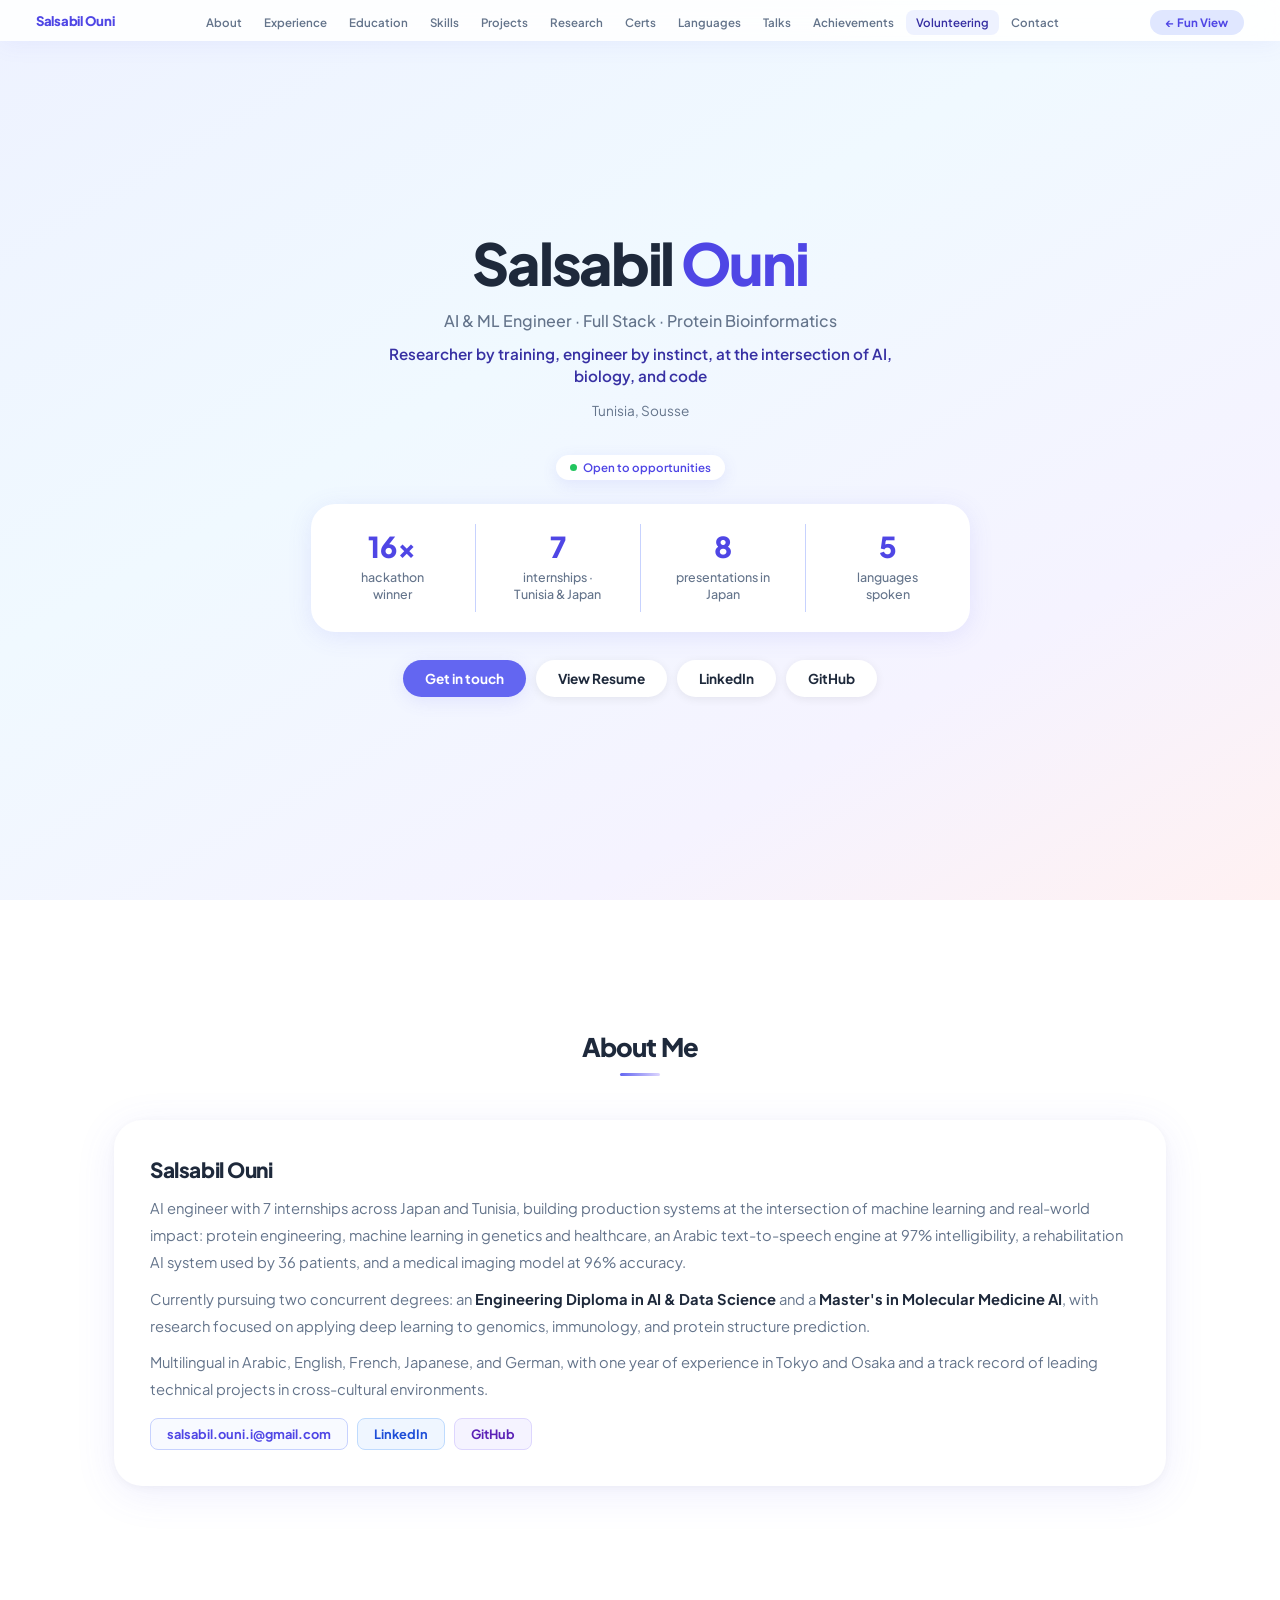
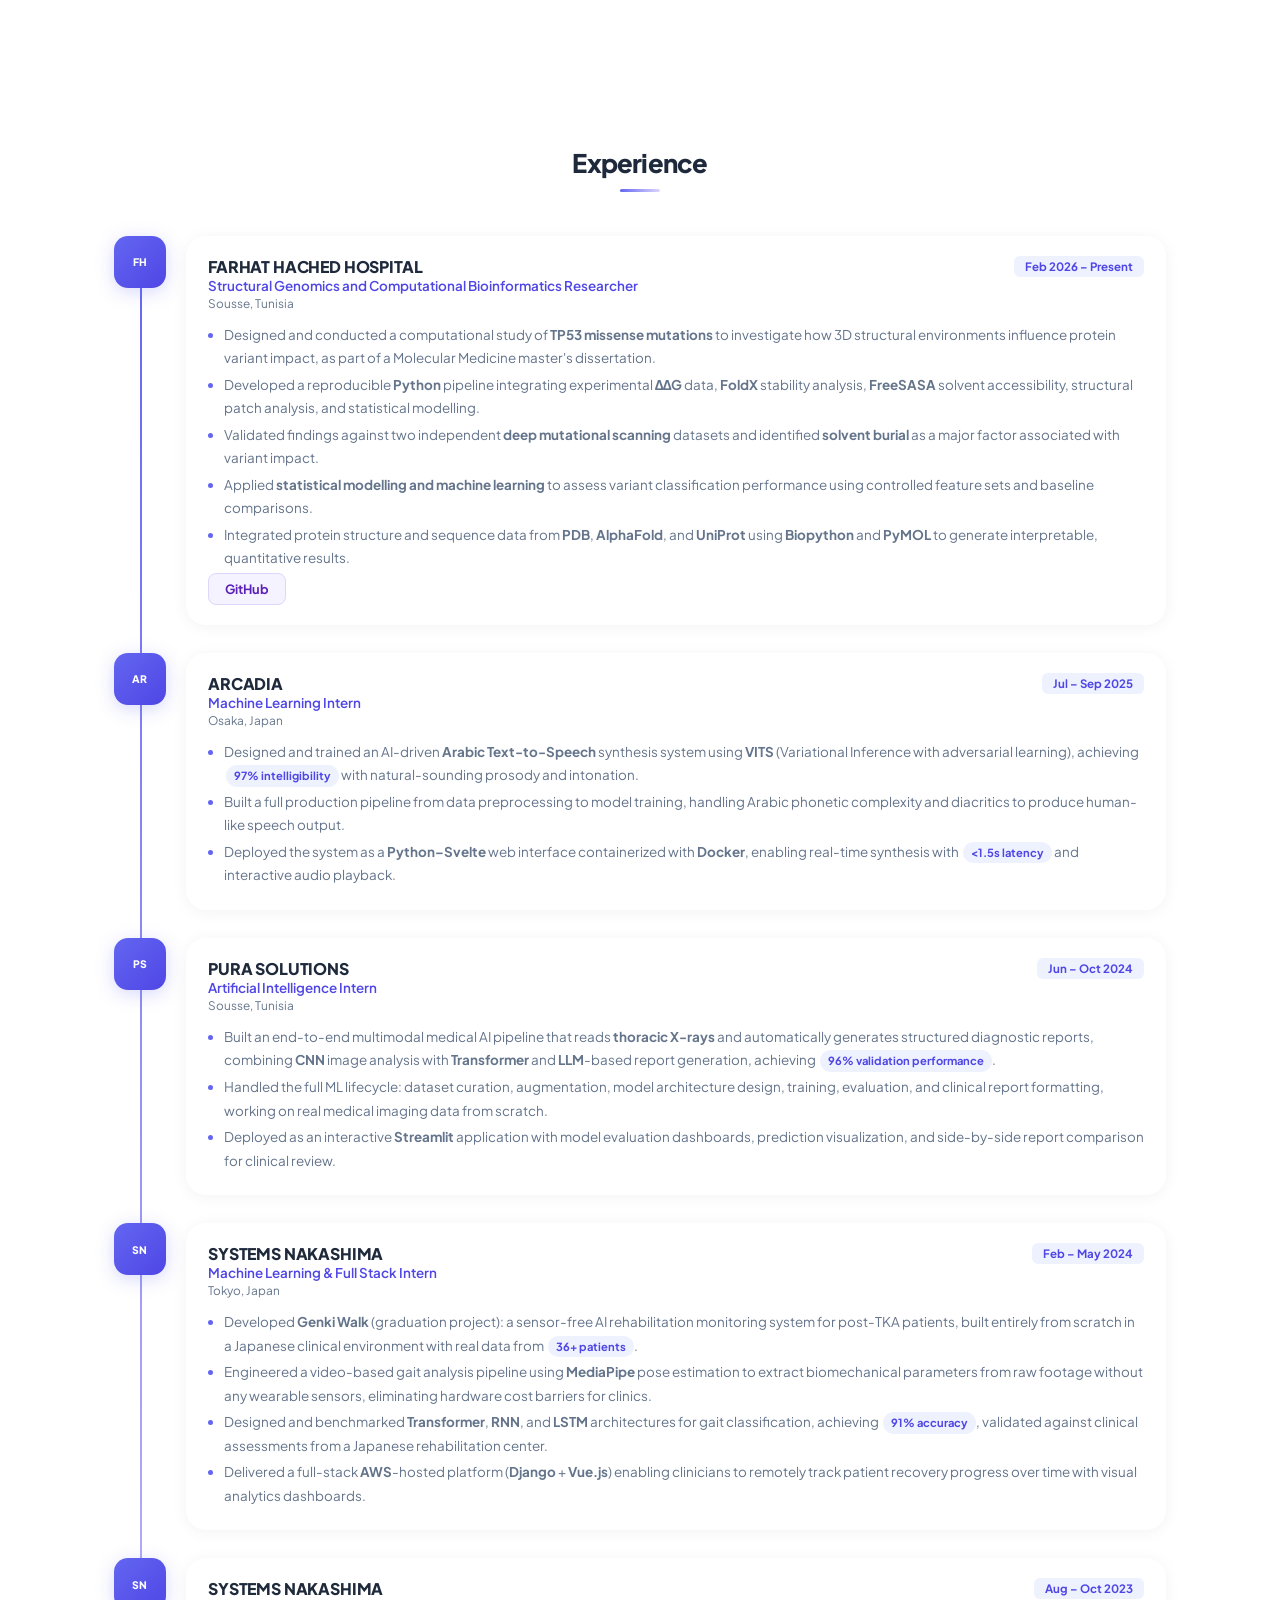
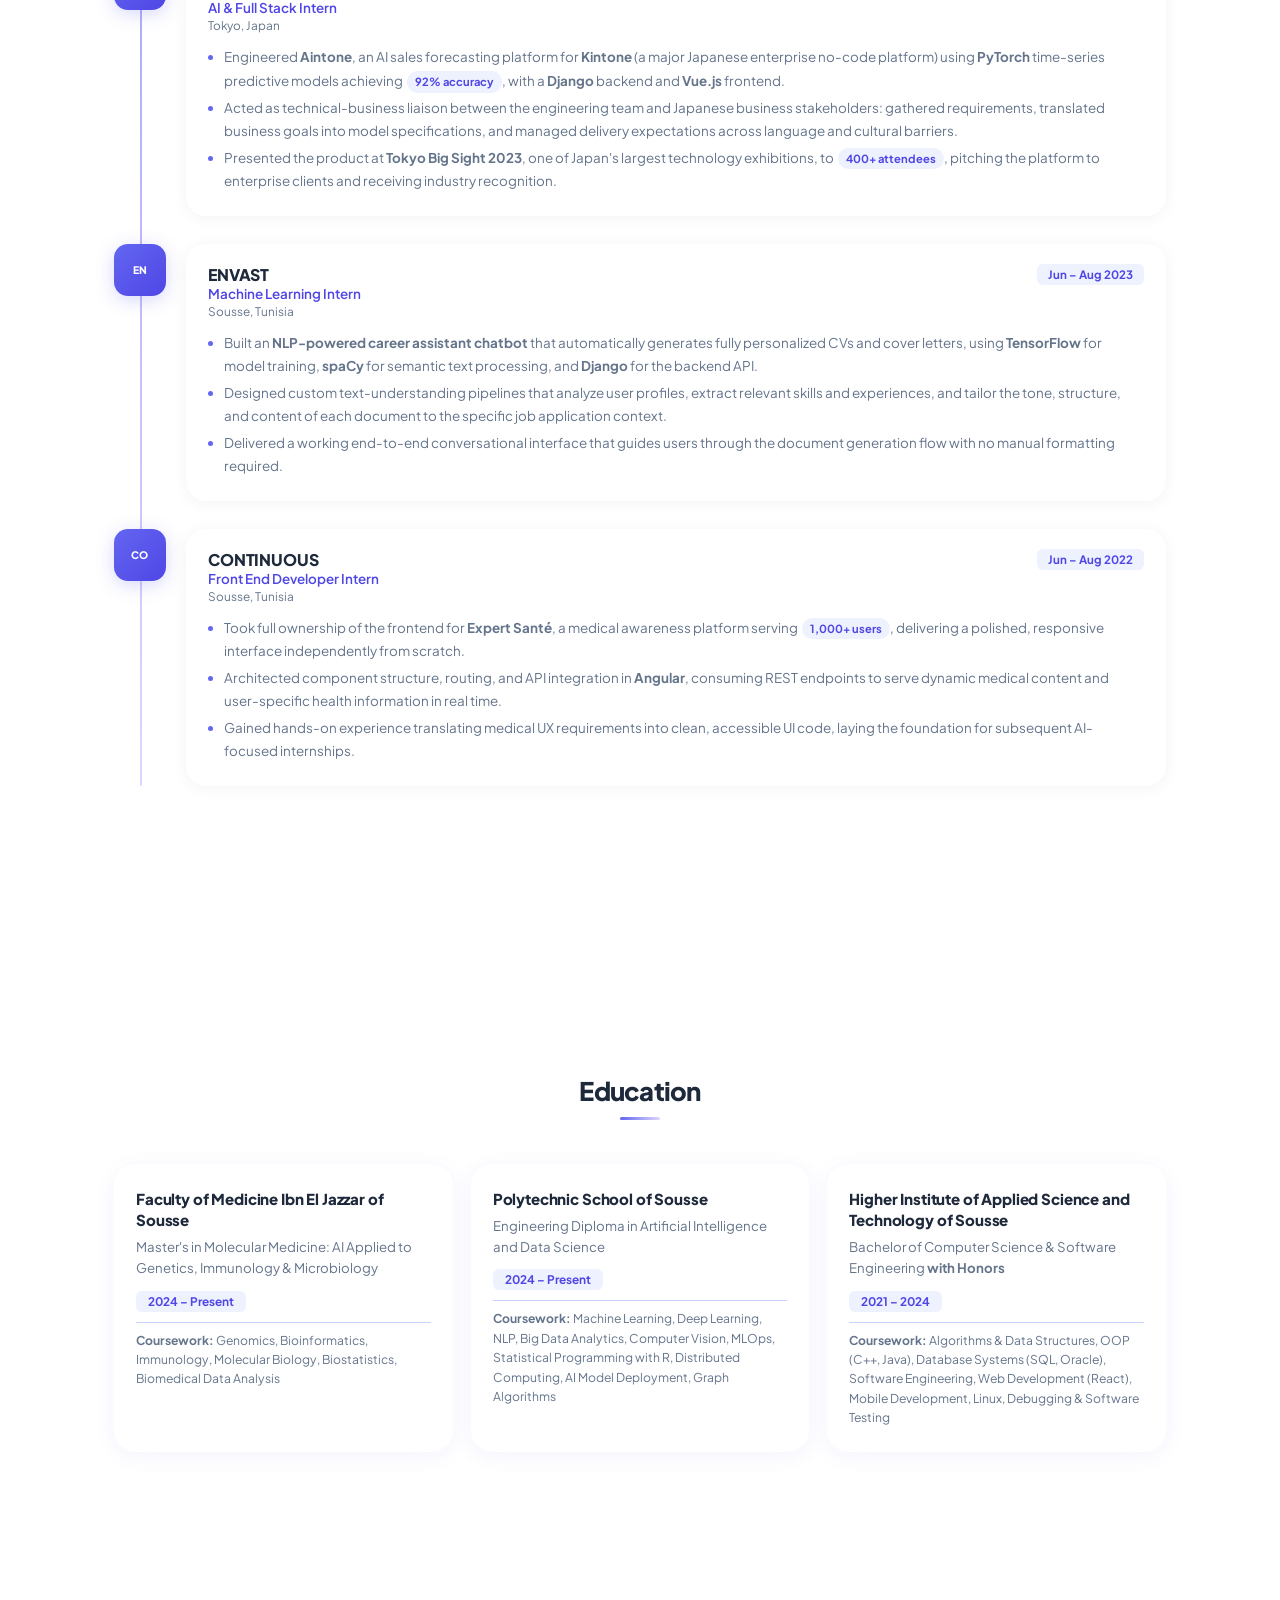
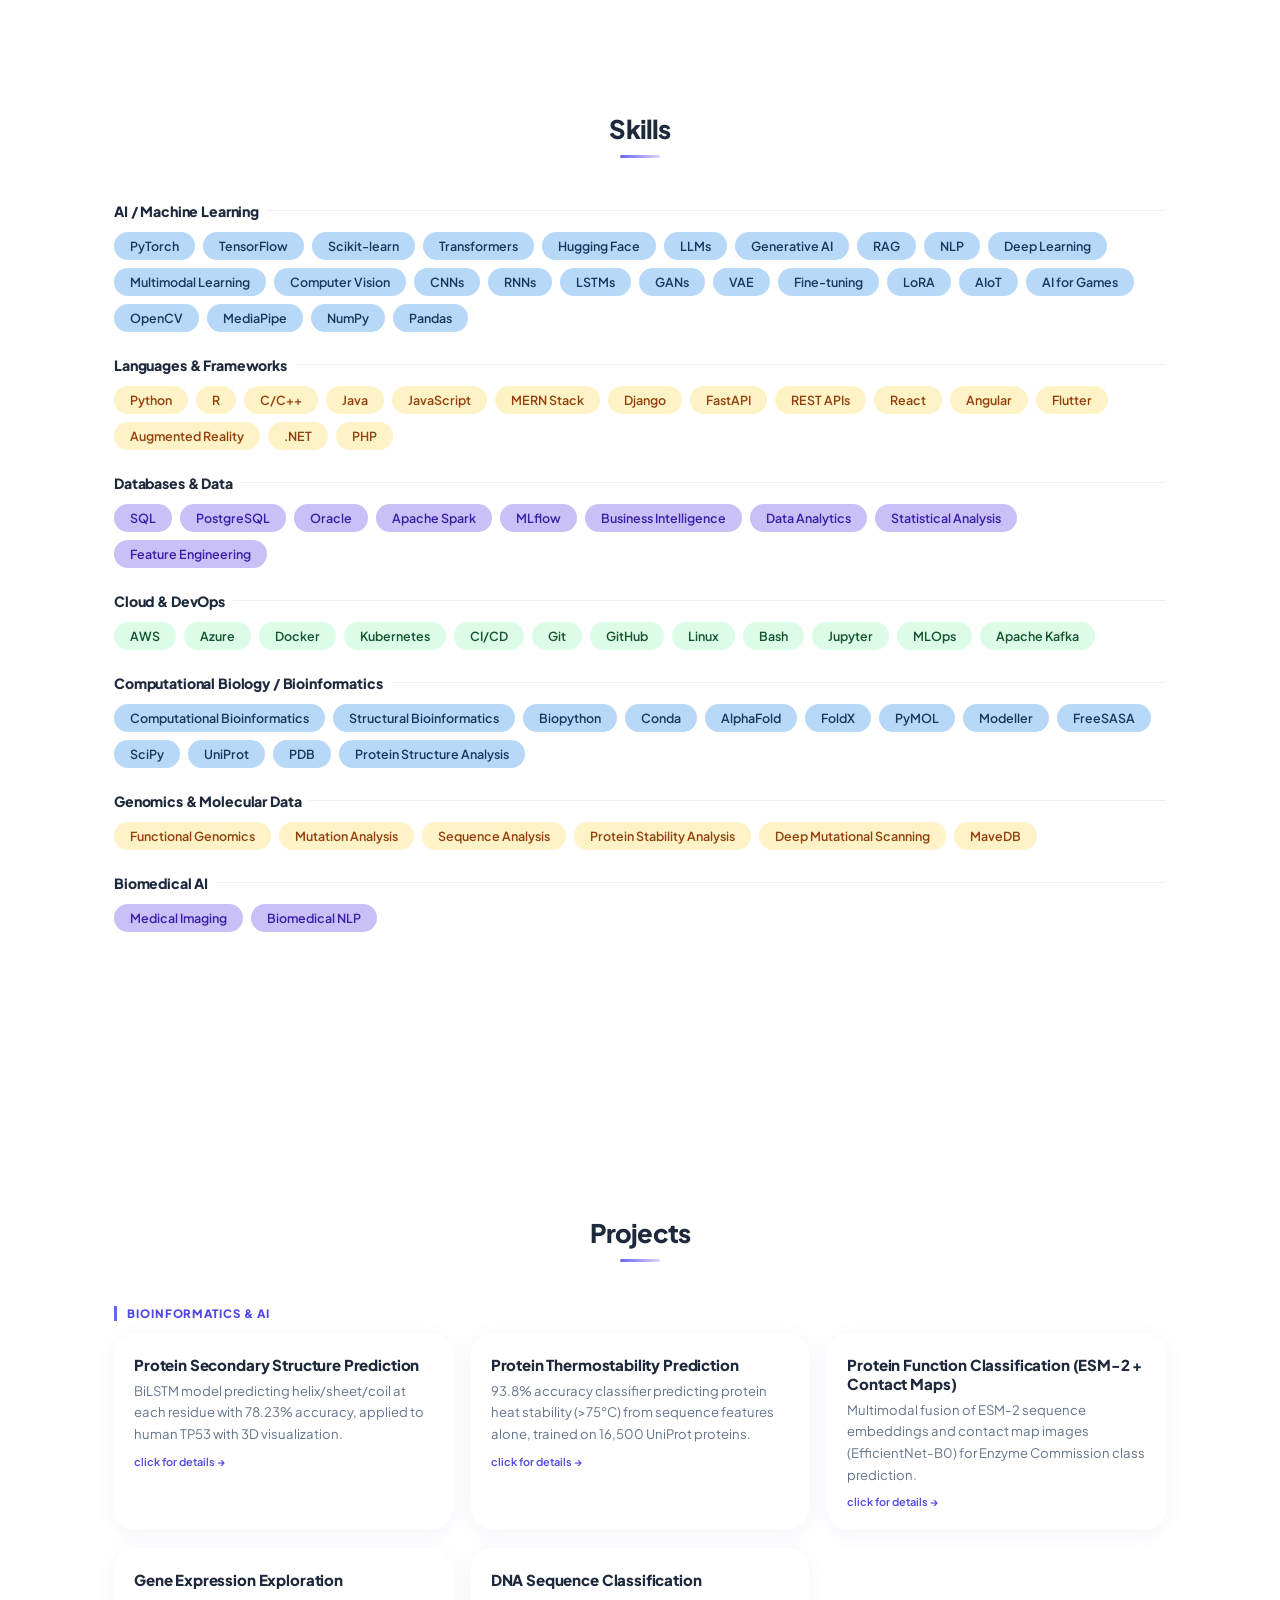
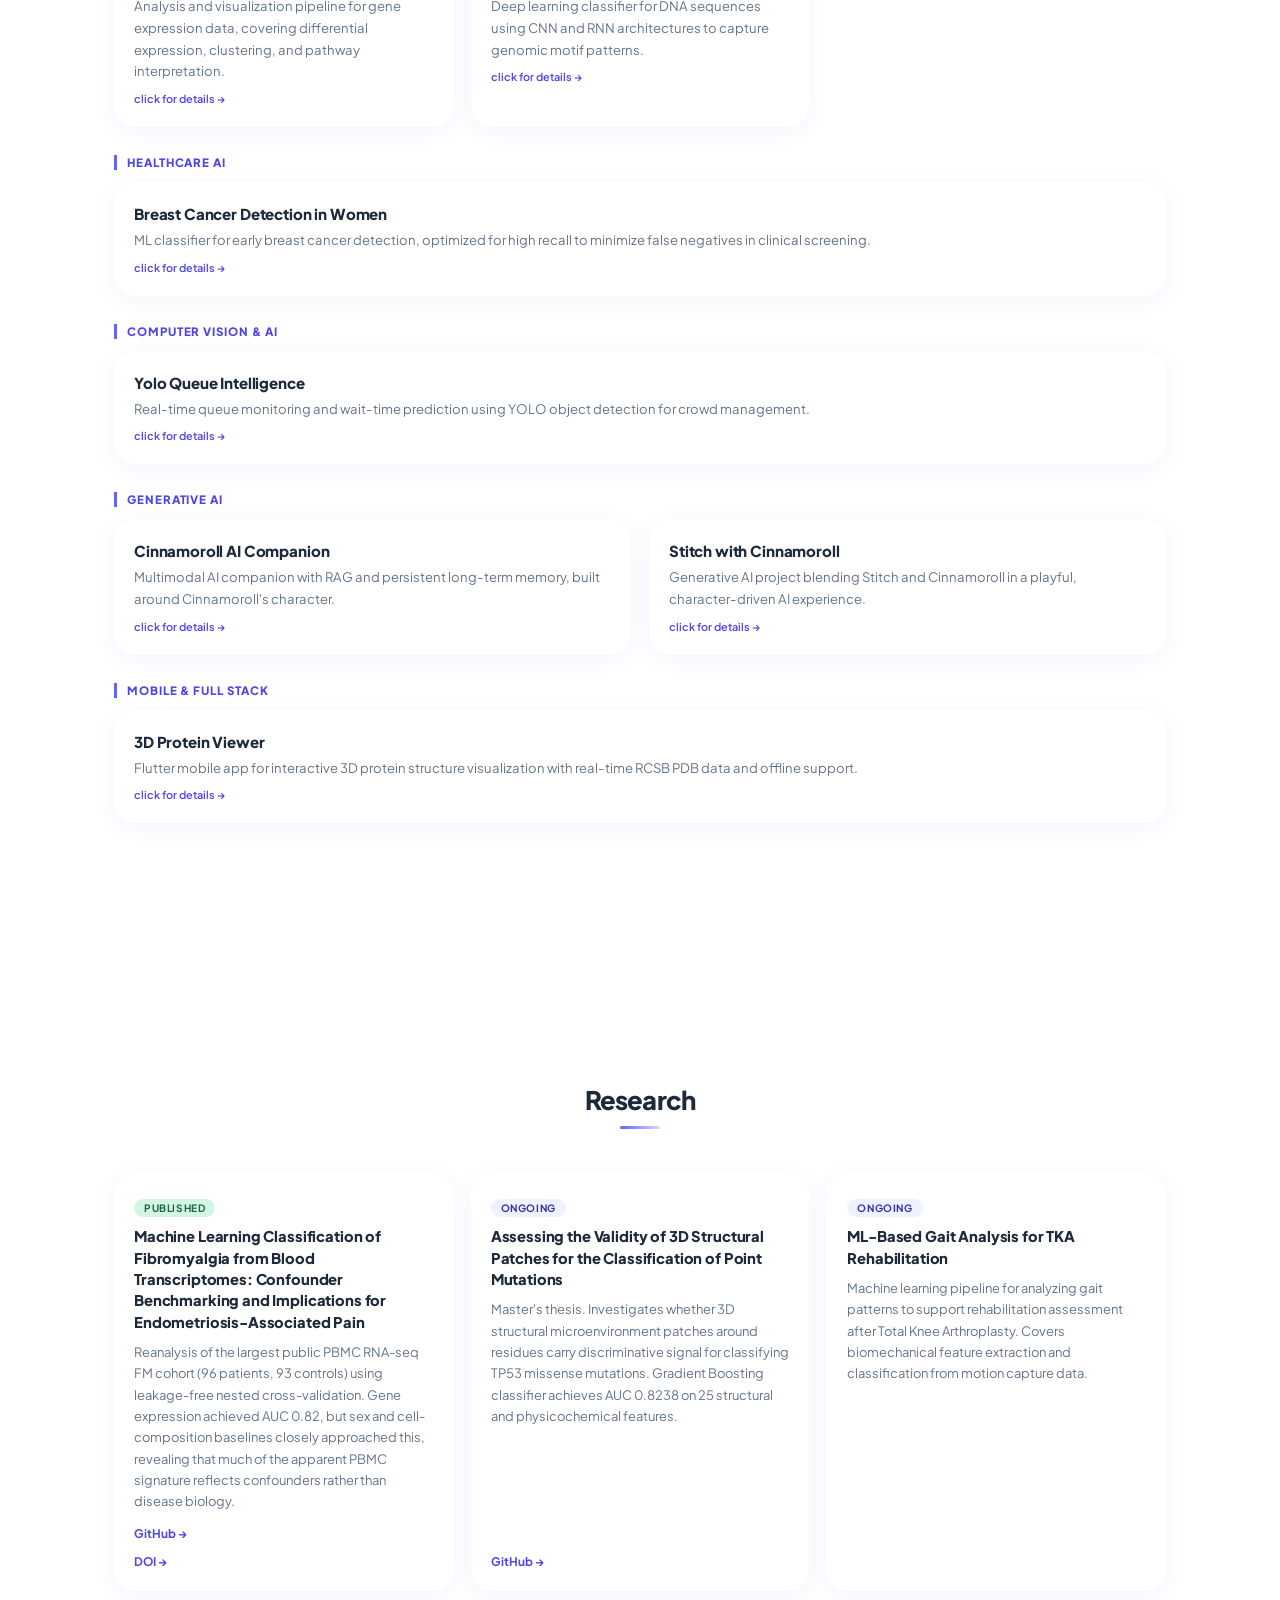
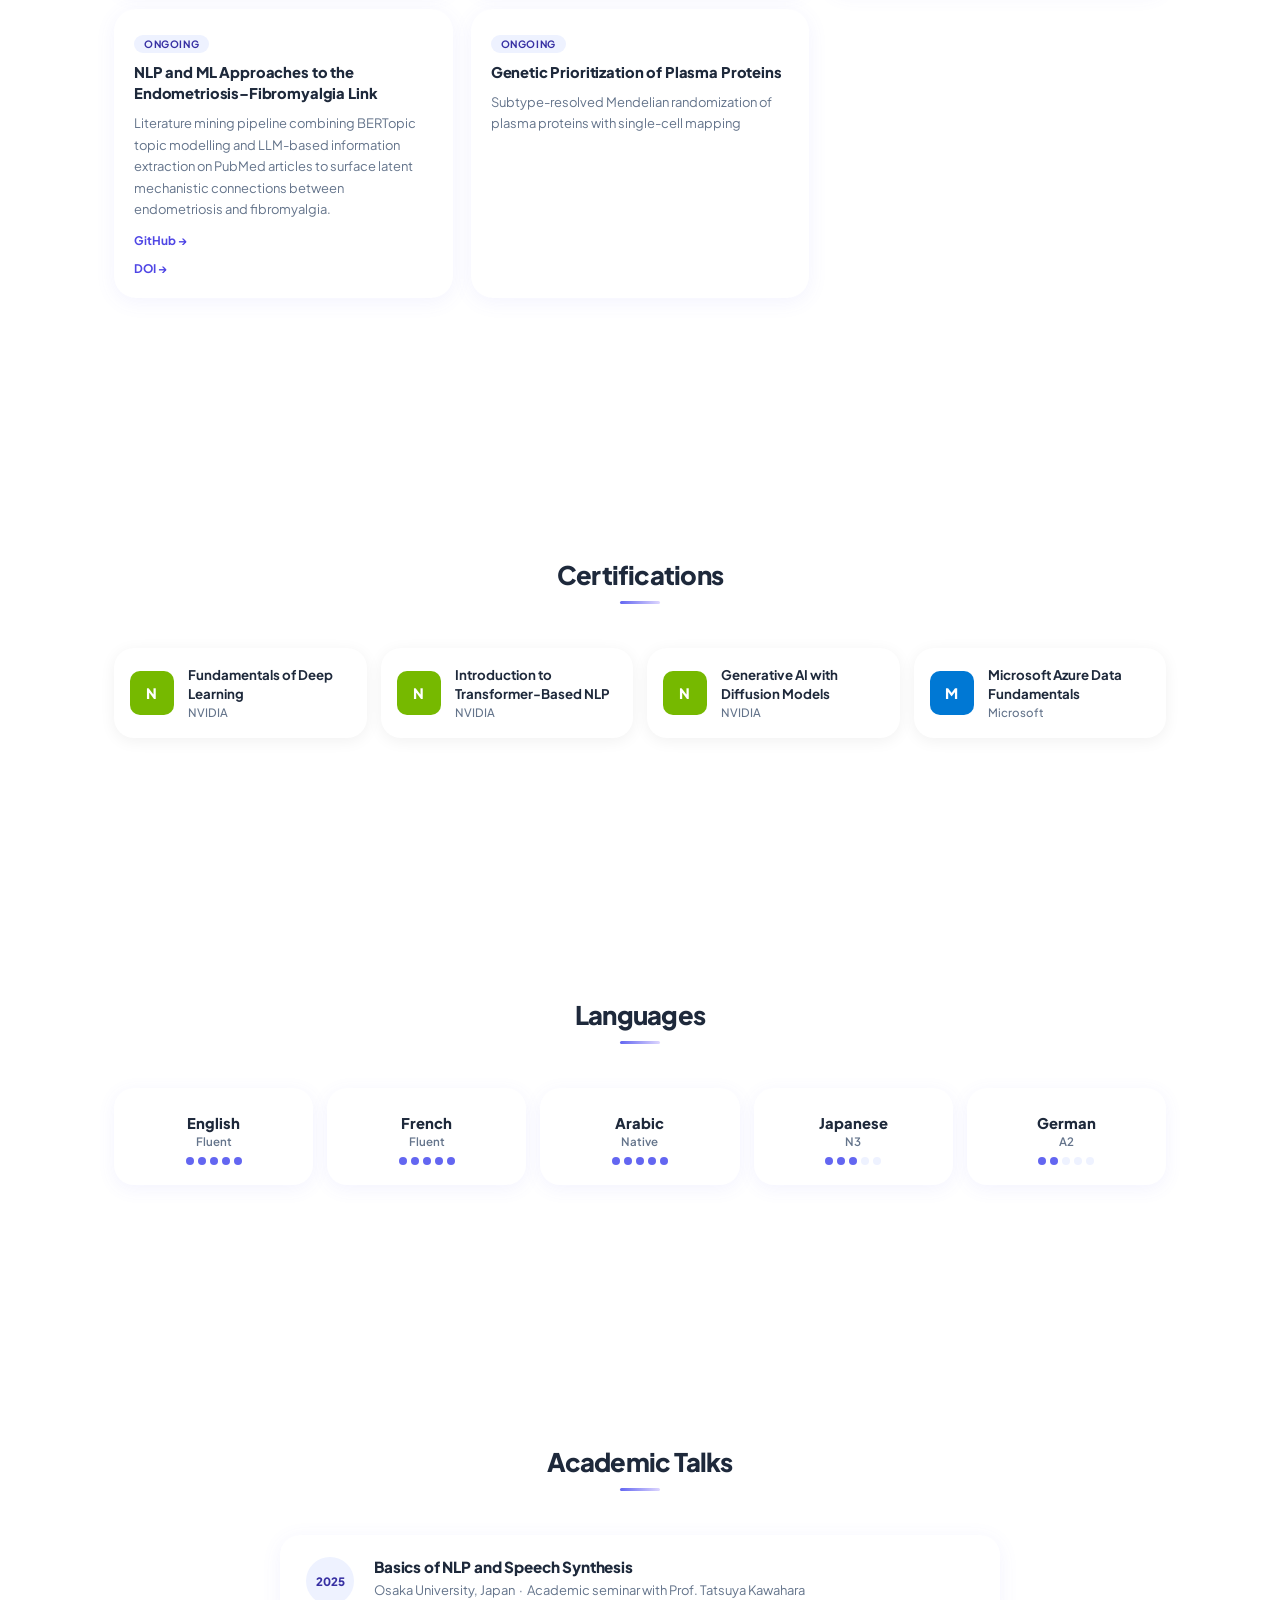
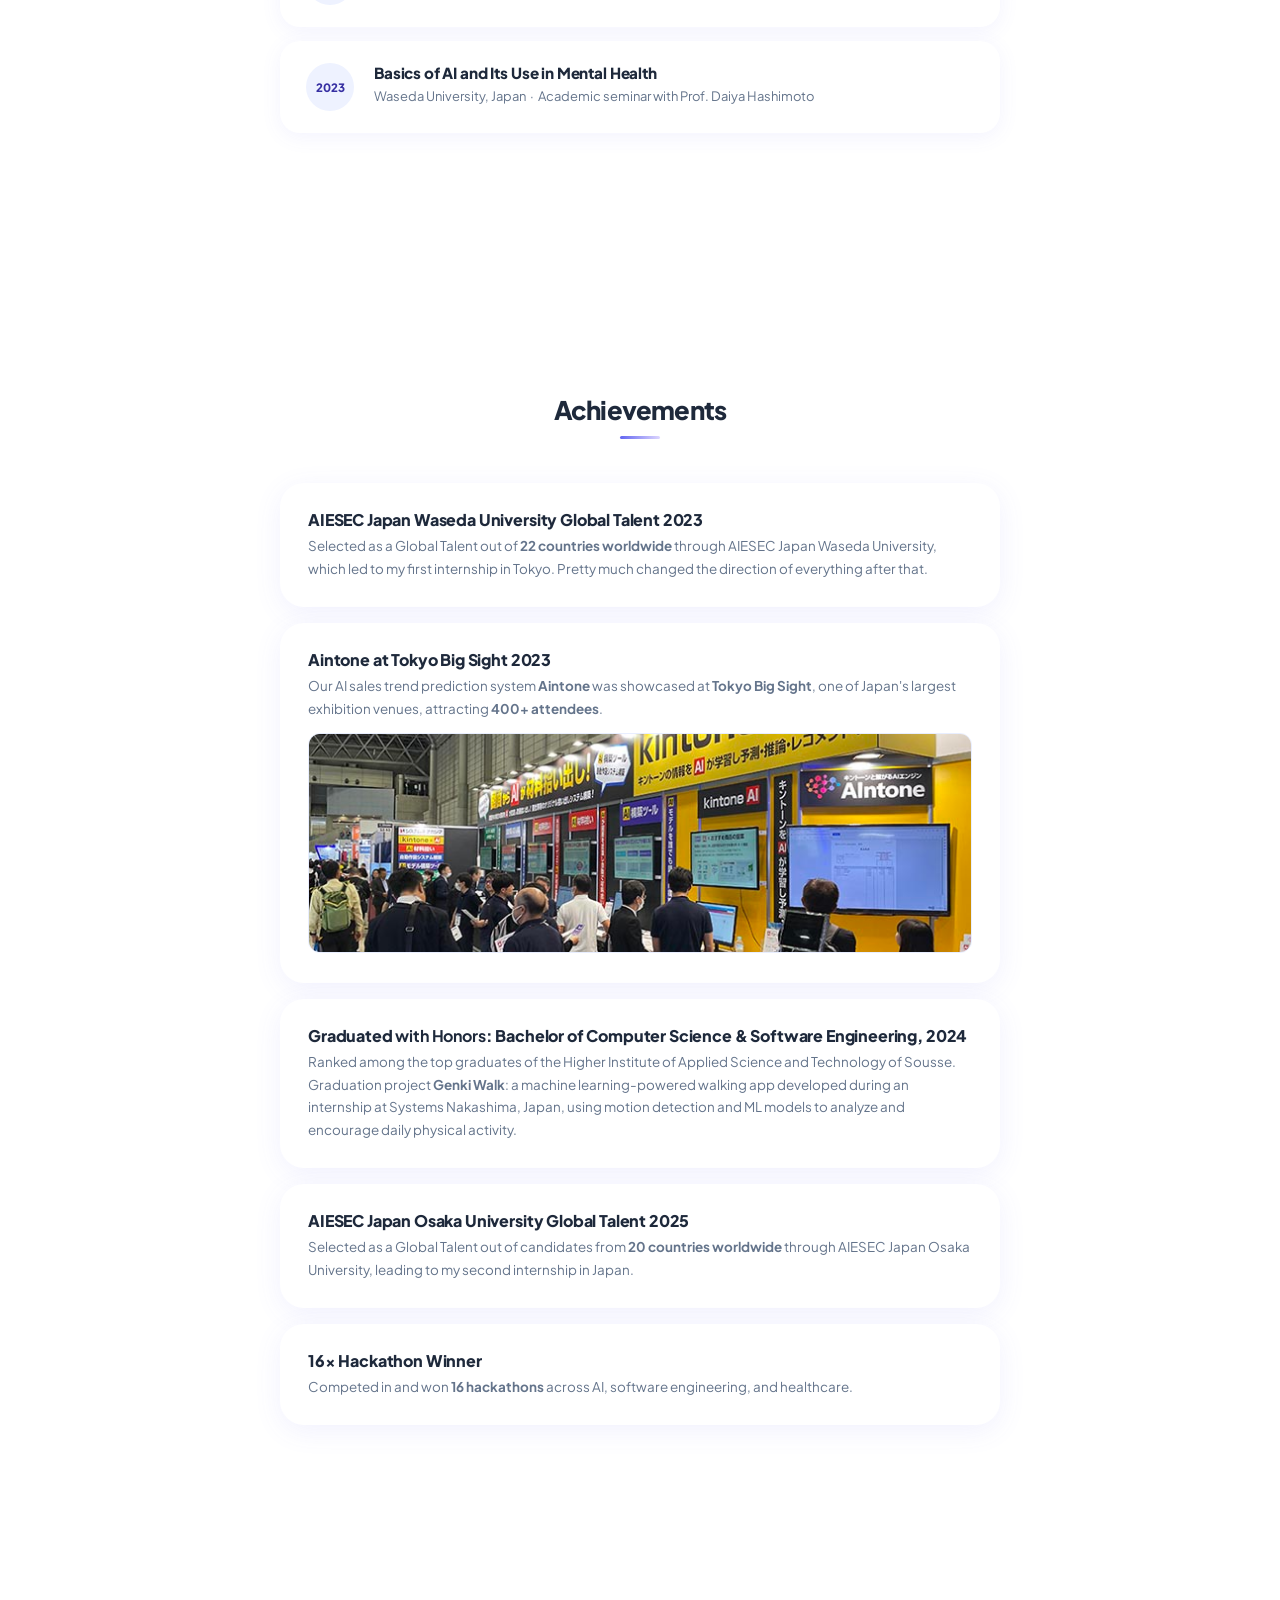
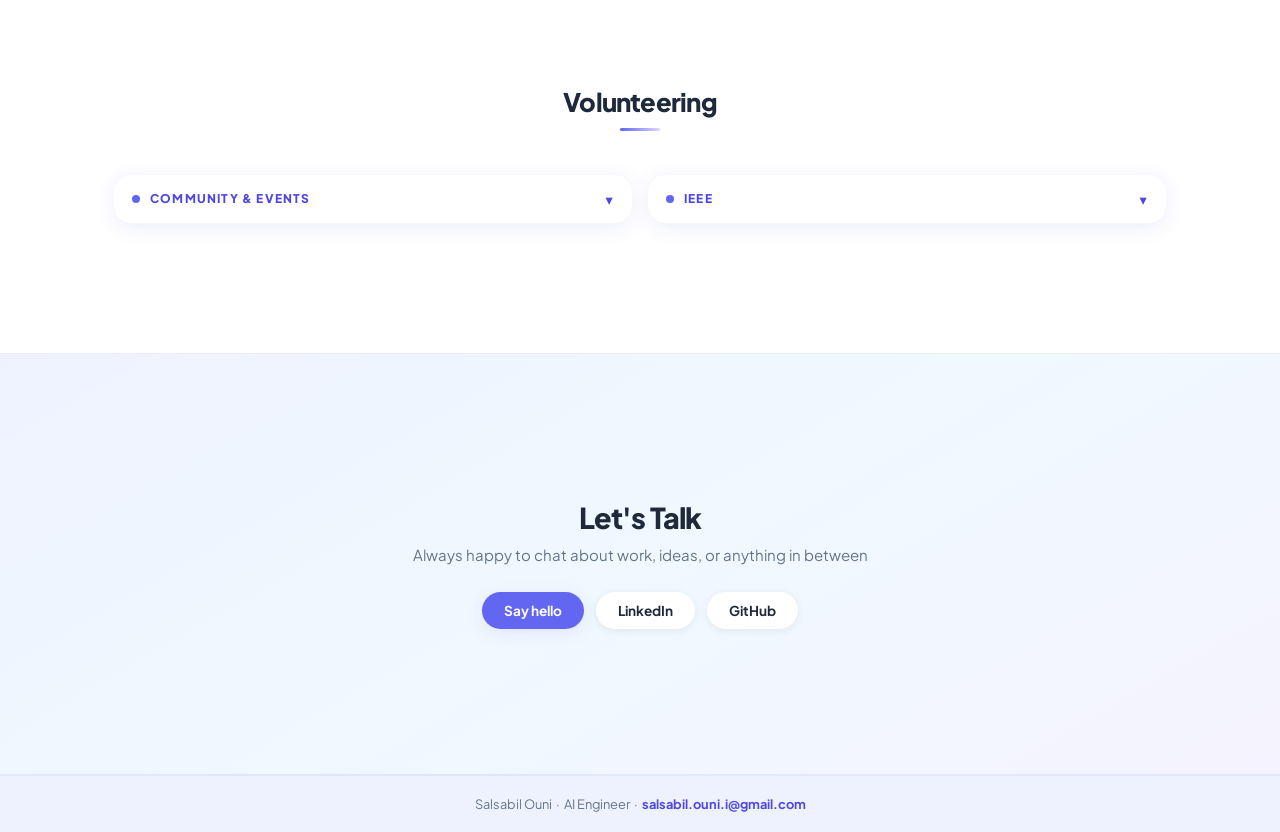
<file: recruiter.html>
<!DOCTYPE html>
<html lang="en">
<head>
  <meta charset="UTF-8" />
  <meta name="viewport" content="width=device-width, initial-scale=1.0" />
  <title>Salsabil Ouni | AI Engineer</title>
  <link rel="icon" href="gifs/cinnamoroll-kawaii.webp" type="image/webp" />
  <link rel="stylesheet" href="css/recruiter.css" />
</head>
<body>

<!-- ══ NAV ══ -->
<nav>
  <a href="index.html" class="nav-logo">Salsabil Ouni</a>
  <button class="nav-burger" aria-label="Menu">&#9776;</button>
  <ul class="nav-links">
    <li><a href="#about">About</a></li>
    <li><a href="#experience">Experience</a></li>
    <li><a href="#education">Education</a></li>
    <li><a href="#skills">Skills</a></li>
    <li><a href="#projects">Projects</a></li>
    <li><a href="#research">Research</a></li>
    <li><a href="#certifications">Certs</a></li>
    <li><a href="#languages">Languages</a></li>
    <li><a href="#talks">Talks</a></li>
    <li><a href="#achievement">Achievements</a></li>
    <li><a href="#volunteering">Volunteering</a></li>
    <li><a href="#contact">Contact</a></li>
  </ul>
  <div class="nav-right">
    <div class="fun-wrap">
      <a href="index.html" class="nav-portfolio-btn" aria-describedby="fun-tip">← Fun View</a>
      <a href="index.html" class="fun-card" id="fun-tip" tabindex="-1">
        <img src="gifs/cinnamoroll-hi.gif" alt="" />
        <span class="fun-text"><strong>psst, there's a cuter version of me!</strong>
        <span>Cinnamoroll, clouds and a cozy stitch game. Come say hi ←  </span></span>
      </a>
    </div>
    
  </div>
</nav>

<main>

<!-- ══ HERO ══ -->
<section id="hero">
  <div class="hero-content">
    <h1 class="hero-title">Salsabil <span>Ouni</span></h1>
    <p class="hero-sub">AI & ML Engineer · Full Stack · Protein Bioinformatics</p>
    <p class="hero-tagline">Researcher by training, engineer by instinct, at the intersection of AI, biology, and code</p>
    <p class="hero-loc">Tunisia, Sousse </p>
    <div class="hero-badge"><span class="hero-badge-dot"></span> Open to opportunities</div>
    <div class="hero-stats">
      <div class="hs"><span class="hs-num">16×</span><span class="hs-lbl">hackathon winner</span></div>
      <div class="hs-div"></div>
      <div class="hs"><span class="hs-num">7</span><span class="hs-lbl">internships · Tunisia & Japan</span></div>
      <div class="hs-div"></div>
      <div class="hs"><span class="hs-num">8</span><span class="hs-lbl">presentations in Japan</span></div>
      <div class="hs-div"></div>
      <div class="hs"><span class="hs-num">5</span><span class="hs-lbl">languages spoken</span></div>
    </div>
    <div class="hero-btns">
      <a href="mailto:salsabil.ouni.i@gmail.com" class="btn btn-p">Get in touch</a>
      <button onclick="document.getElementById('resume-modal').classList.add('open')" class="btn btn-s">View Resume</button>
      <a href="https://linkedin.com/in/salsabil-ouni/" target="_blank" class="btn btn-s">LinkedIn</a>
      <a href="https://github.com/Salsabil-Ouni" target="_blank" class="btn btn-s">GitHub</a>
    </div>
  </div>
</section>

<!-- ══ ABOUT ══ -->
<div id="about-wrap">
<section id="about">
  <div class="sec-hd"><h2 class="sec-title">About Me</h2><div class="sec-line"></div></div>
  <div class="about-card reveal"> 
    <div class="about-text">
      <h3>Salsabil Ouni</h3>
      <p>AI engineer with 7 internships across Japan and Tunisia, building production systems at the intersection of machine learning and real-world impact: protein engineering, machine learning in genetics and healthcare, an Arabic text-to-speech engine at 97% intelligibility, a rehabilitation AI system used by 36 patients, and a medical imaging model at 96% accuracy.</p>
      <p>Currently pursuing two concurrent degrees: an <strong>Engineering Diploma in AI &amp; Data Science</strong> and a <strong>Master's in Molecular Medicine AI</strong>, with research focused on applying deep learning to genomics, immunology, and protein structure prediction.</p>
      <p>Multilingual in Arabic, English, French, Japanese, and German, with one year of experience in Tokyo and Osaka and a track record of leading technical projects in cross-cultural environments.</p>
      <div class="about-links">
        <a href="mailto:salsabil.ouni.i@gmail.com" class="al email">salsabil.ouni.i@gmail.com</a>
        <a href="https://linkedin.com/in/salsabil-ouni/" target="_blank" class="al linkedin">LinkedIn</a>
        <a href="https://github.com/Salsabil-Ouni" target="_blank" class="al github">GitHub</a>
      </div>
    </div>
  </div>
</section>
</div>

<!-- ══ EXPERIENCE ══ -->
<div id="exp-wrap">
<section id="experience">
  <div class="sec-hd"><h2 class="sec-title">Experience</h2><div class="sec-line"></div></div>
  <div class="timeline">

    <div class="ti reveal">
      <div class="ti-dot">FH</div>
      <div class="ti-card">
        <div class="ti-hd">
          <div><div class="ti-co">FARHAT HACHED HOSPITAL</div><div class="ti-role">Structural Genomics and Computational Bioinformatics Researcher</div><div class="ti-loc">Sousse, Tunisia</div></div>
          <span class="ti-date">Feb 2026 – Present</span>
        </div>
        <ul>
          <li>Designed and conducted a computational study of <strong>TP53 missense mutations</strong> to investigate how 3D structural environments influence protein variant impact, as part of a Molecular Medicine master's dissertation.</li>
          <li>Developed a reproducible <strong>Python</strong> pipeline integrating experimental <strong>ΔΔG</strong> data, <strong>FoldX</strong> stability analysis, <strong>FreeSASA</strong> solvent accessibility, structural patch analysis, and statistical modelling.</li>
          <li>Validated findings against two independent <strong>deep mutational scanning</strong> datasets and identified <strong>solvent burial</strong> as a major factor associated with variant impact.</li>
          <li>Applied <strong>statistical modelling and machine learning</strong> to assess variant classification performance using controlled feature sets and baseline comparisons.</li>
          <li>Integrated protein structure and sequence data from <strong>PDB</strong>, <strong>AlphaFold</strong>, and <strong>UniProt</strong> using <strong>Biopython</strong> and <strong>PyMOL</strong> to generate interpretable, quantitative results.</li>
        </ul>
        <a href="https://github.com/Salsabil-Ouni/Assessing-the-Validity-of-3D-Structural-Patches" target="_blank" class="al github">GitHub</a>
      </div>
    </div>

    <div class="ti reveal">
      <div class="ti-dot">AR</div>
      <div class="ti-card">
        <div class="ti-hd">
          <div><div class="ti-co">ARCADIA</div><div class="ti-role">Machine Learning Intern</div><div class="ti-loc">Osaka, Japan</div></div>
          <span class="ti-date">Jul – Sep 2025</span>
        </div>
        <ul>
          <li>Designed and trained an AI-driven <strong>Arabic Text-to-Speech</strong> synthesis system using <strong>VITS</strong> (Variational Inference with adversarial learning), achieving <span class="chip">97% intelligibility</span> with natural-sounding prosody and intonation.</li>
          <li>Built a full production pipeline from data preprocessing to model training, handling Arabic phonetic complexity and diacritics to produce human-like speech output.</li>
          <li>Deployed the system as a <strong>Python–Svelte</strong> web interface containerized with <strong>Docker</strong>, enabling real-time synthesis with <span class="chip">&lt;1.5s latency</span> and interactive audio playback.</li>
        </ul>
      </div>
    </div>

    <div class="ti reveal">
      <div class="ti-dot">PS</div>
      <div class="ti-card">
        <div class="ti-hd">
          <div><div class="ti-co">PURA SOLUTIONS</div><div class="ti-role">Artificial Intelligence Intern</div><div class="ti-loc">Sousse, Tunisia</div></div>
          <span class="ti-date">Jun – Oct 2024</span>
        </div>
        <ul>
          <li>Built an end-to-end multimodal medical AI pipeline that reads <strong>thoracic X-rays</strong> and automatically generates structured diagnostic reports, combining <strong>CNN</strong> image analysis with <strong>Transformer</strong> and <strong>LLM</strong>-based report generation, achieving <span class="chip">96% validation performance</span>.</li>
          <li>Handled the full ML lifecycle: dataset curation, augmentation, model architecture design, training, evaluation, and clinical report formatting, working on real medical imaging data from scratch.</li>
          <li>Deployed as an interactive <strong>Streamlit</strong> application with model evaluation dashboards, prediction visualization, and side-by-side report comparison for clinical review.</li>
        </ul>
      </div>
    </div>

    <div class="ti reveal">
      <div class="ti-dot">SN</div>
      <div class="ti-card">
        <div class="ti-hd">
          <div><div class="ti-co">SYSTEMS NAKASHIMA</div><div class="ti-role">Machine Learning &amp; Full Stack Intern</div><div class="ti-loc">Tokyo, Japan</div></div>
          <span class="ti-date">Feb – May 2024</span>
        </div>
        <ul>
          <li>Developed <strong>Genki Walk</strong> (graduation project): a sensor-free AI rehabilitation monitoring system for post-TKA patients, built entirely from scratch in a Japanese clinical environment with real data from <span class="chip">36+ patients</span>.</li>
          <li>Engineered a video-based gait analysis pipeline using <strong>MediaPipe</strong> pose estimation to extract biomechanical parameters from raw footage without any wearable sensors, eliminating hardware cost barriers for clinics.</li>
          <li>Designed and benchmarked <strong>Transformer</strong>, <strong>RNN</strong>, and <strong>LSTM</strong> architectures for gait classification, achieving <span class="chip">91% accuracy</span>, validated against clinical assessments from a Japanese rehabilitation center.</li>
          <li>Delivered a full-stack <strong>AWS</strong>-hosted platform (<strong>Django</strong> + <strong>Vue.js</strong>) enabling clinicians to remotely track patient recovery progress over time with visual analytics dashboards.</li>
        </ul>
      </div>
    </div>

    <div class="ti reveal">
      <div class="ti-dot">SN</div>
      <div class="ti-card">
        <div class="ti-hd">
          <div><div class="ti-co">SYSTEMS NAKASHIMA</div><div class="ti-role">AI &amp; Full Stack Intern</div><div class="ti-loc">Tokyo, Japan</div></div>
          <span class="ti-date">Aug – Oct 2023</span>
        </div>
        <ul>
          <li>Engineered <strong>Aintone</strong>, an AI sales forecasting platform for <strong>Kintone</strong> (a major Japanese enterprise no-code platform) using <strong>PyTorch</strong> time-series predictive models achieving <span class="chip">92% accuracy</span>, with a <strong>Django</strong> backend and <strong>Vue.js</strong> frontend.</li>
          <li>Acted as technical-business liaison between the engineering team and Japanese business stakeholders: gathered requirements, translated business goals into model specifications, and managed delivery expectations across language and cultural barriers.</li>
          <li>Presented the product at <strong>Tokyo Big Sight 2023</strong>, one of Japan's largest technology exhibitions, to <span class="chip">400+ attendees</span>, pitching the platform to enterprise clients and receiving industry recognition.</li>
        </ul>
      </div>
    </div>

    <div class="ti reveal">
      <div class="ti-dot">EN</div>
      <div class="ti-card">
        <div class="ti-hd">
          <div><div class="ti-co">ENVAST</div><div class="ti-role">Machine Learning Intern</div><div class="ti-loc">Sousse, Tunisia</div></div>
          <span class="ti-date">Jun – Aug 2023</span>
        </div>
        <ul>
          <li>Built an <strong>NLP-powered career assistant chatbot</strong> that automatically generates fully personalized CVs and cover letters, using <strong>TensorFlow</strong> for model training, <strong>spaCy</strong> for semantic text processing, and <strong>Django</strong> for the backend API.</li>
          <li>Designed custom text-understanding pipelines that analyze user profiles, extract relevant skills and experiences, and tailor the tone, structure, and content of each document to the specific job application context.</li>
          <li>Delivered a working end-to-end conversational interface that guides users through the document generation flow with no manual formatting required.</li>
        </ul>
      </div>
    </div>

    <div class="ti reveal">
      <div class="ti-dot">CO</div>
      <div class="ti-card">
        <div class="ti-hd">
          <div><div class="ti-co">CONTINUOUS</div><div class="ti-role">Front End Developer Intern</div><div class="ti-loc">Sousse, Tunisia</div></div>
          <span class="ti-date">Jun – Aug 2022</span>
        </div>
        <ul>
          <li>Took full ownership of the frontend for <strong>Expert Santé</strong>, a medical awareness platform serving <span class="chip">1,000+ users</span>, delivering a polished, responsive interface independently from scratch.</li>
          <li>Architected component structure, routing, and API integration in <strong>Angular</strong>, consuming REST endpoints to serve dynamic medical content and user-specific health information in real time.</li>
          <li>Gained hands-on experience translating medical UX requirements into clean, accessible UI code, laying the foundation for subsequent AI-focused internships.</li>
        </ul>
      </div>
    </div>

  </div>
</section>
</div>

<!-- ══ EDUCATION ══ -->
<div id="edu-wrap">
<section id="education">
  <div class="sec-hd"><h2 class="sec-title">Education</h2><div class="sec-line"></div></div>
  <div class="edu-grid">
    <div class="edu-card reveal">
      <div class="edu-school">Faculty of Medicine Ibn El Jazzar of Sousse</div>
      <div class="edu-deg">Master's in Molecular Medicine: AI Applied to Genetics, Immunology &amp; Microbiology</div>
      <span class="edu-yr">2024 – Present</span>
      <div class="edu-courses"><strong>Coursework:</strong> Genomics, Bioinformatics, Immunology, Molecular Biology, Biostatistics, Biomedical Data Analysis</div>
    </div>
    <div class="edu-card reveal">
      <div class="edu-school">Polytechnic School of Sousse</div>
      <div class="edu-deg">Engineering Diploma in Artificial Intelligence and Data Science</div>
      <span class="edu-yr">2024 – Present</span>
      <div class="edu-courses"><strong>Coursework:</strong> Machine Learning, Deep Learning, NLP, Big Data Analytics, Computer Vision, MLOps, Statistical Programming with R, Distributed Computing, AI Model Deployment, Graph Algorithms</div>
    </div>
    <div class="edu-card reveal">
      <div class="edu-school">Higher Institute of Applied Science and Technology of Sousse</div>
      <div class="edu-deg">Bachelor of Computer Science &amp; Software Engineering <strong>with Honors</strong></div>
      <span class="edu-yr">2021 – 2024</span>
      <div class="edu-courses"><strong>Coursework:</strong> Algorithms &amp; Data Structures, OOP (C++, Java), Database Systems (SQL, Oracle), Software Engineering, Web Development (React), Mobile Development, Linux, Debugging &amp; Software Testing</div>
    </div>
  </div>
</section>
</div>

<!-- ══ SKILLS ══ -->
<div id="skills-wrap">
<section id="skills">
  <div class="sec-hd"><h2 class="sec-title">Skills</h2><div class="sec-line"></div></div>
  <div class="sk-grp reveal"><div class="sk-grp-title">AI / Machine Learning</div>
    <div class="pills"><span class="pill p-bl">PyTorch</span><span class="pill p-bl">TensorFlow</span><span class="pill p-bl">Scikit-learn</span><span class="pill p-bl">Transformers</span><span class="pill p-bl">Hugging Face</span><span class="pill p-bl">LLMs</span><span class="pill p-bl">Generative AI</span><span class="pill p-bl">RAG</span><span class="pill p-bl">NLP</span><span class="pill p-bl">Deep Learning</span><span class="pill p-bl">Multimodal Learning</span><span class="pill p-bl">Computer Vision</span><span class="pill p-bl">CNNs</span><span class="pill p-bl">RNNs</span><span class="pill p-bl">LSTMs</span><span class="pill p-bl">GANs</span><span class="pill p-bl">VAE</span><span class="pill p-bl">Fine-tuning</span><span class="pill p-bl">LoRA</span><span class="pill p-bl">AIoT</span><span class="pill p-bl">AI for Games</span><span class="pill p-bl">OpenCV</span><span class="pill p-bl">MediaPipe</span><span class="pill p-bl">NumPy</span><span class="pill p-bl">Pandas</span></div>
  </div>
  <div class="sk-grp reveal"><div class="sk-grp-title">Languages &amp; Frameworks</div>
    <div class="pills"><span class="pill p-pk">Python</span><span class="pill p-pk">R</span><span class="pill p-pk">C/C++</span><span class="pill p-pk">Java</span><span class="pill p-pk">JavaScript</span><span class="pill p-pk">MERN Stack</span><span class="pill p-pk">Django</span><span class="pill p-pk">FastAPI</span><span class="pill p-pk">REST APIs</span><span class="pill p-pk">React</span><span class="pill p-pk">Angular</span><span class="pill p-pk">Flutter</span><span class="pill p-pk">Augmented Reality</span><span class="pill p-pk">.NET</span><span class="pill p-pk">PHP</span></div>
  </div>
  <div class="sk-grp reveal"><div class="sk-grp-title">Databases &amp; Data</div>
    <div class="pills"><span class="pill p-lv">SQL</span><span class="pill p-lv">PostgreSQL</span><span class="pill p-lv">Oracle</span><span class="pill p-lv">Apache Spark</span><span class="pill p-lv">MLflow</span><span class="pill p-lv">Business Intelligence</span><span class="pill p-lv">Data Analytics</span><span class="pill p-lv">Statistical Analysis</span><span class="pill p-lv">Feature Engineering</span></div>
  </div>
  <div class="sk-grp reveal"><div class="sk-grp-title">Cloud &amp; DevOps</div>
    <div class="pills"><span class="pill p-mn">AWS</span><span class="pill p-mn">Azure</span><span class="pill p-mn">Docker</span><span class="pill p-mn">Kubernetes</span><span class="pill p-mn">CI/CD</span><span class="pill p-mn">Git</span><span class="pill p-mn">GitHub</span><span class="pill p-mn">Linux</span><span class="pill p-mn">Bash</span><span class="pill p-mn">Jupyter</span><span class="pill p-mn">MLOps</span><span class="pill p-mn">Apache Kafka</span></div>
  </div>
  <div class="sk-grp reveal"><div class="sk-grp-title">Computational Biology / Bioinformatics</div>
    <div class="pills"><span class="pill p-bl">Computational Bioinformatics</span><span class="pill p-bl">Structural Bioinformatics</span><span class="pill p-bl">Biopython</span><span class="pill p-bl">Conda</span><span class="pill p-bl">AlphaFold</span><span class="pill p-bl">FoldX</span><span class="pill p-bl">PyMOL</span><span class="pill p-bl">Modeller</span><span class="pill p-bl">FreeSASA</span><span class="pill p-bl">SciPy</span><span class="pill p-bl">UniProt</span><span class="pill p-bl">PDB</span><span class="pill p-bl">Protein Structure Analysis</span></div>
  </div>
  <div class="sk-grp reveal"><div class="sk-grp-title">Genomics &amp; Molecular Data</div>
    <div class="pills"><span class="pill p-pk">Functional Genomics</span><span class="pill p-pk">Mutation Analysis</span><span class="pill p-pk">Sequence Analysis</span><span class="pill p-pk">Protein Stability Analysis</span><span class="pill p-pk">Deep Mutational Scanning</span><span class="pill p-pk">MaveDB</span></div>
  </div>
  <div class="sk-grp reveal"><div class="sk-grp-title">Biomedical AI</div>
    <div class="pills"><span class="pill p-lv">Medical Imaging</span><span class="pill p-lv">Biomedical NLP</span></div>
  </div>
</section>
</div>

<!-- ══ PROJECTS ══ -->
<div id="proj-wrap">
<section id="projects">
  <div class="sec-hd"><h2 class="sec-title">Projects</h2><div class="sec-line"></div></div>

  <div class="proj-cat-label">Bioinformatics &amp; AI</div>
  <div class="proj-grid">
    <div class="pc reveal"
      data-name="Per-Residue Protein Secondary Structure Prediction"
      data-desc="Deep learning pipeline predicting per-residue secondary structure (helix, sheet, coil) on protein sequences. Compares four architectures: CNN, BiGRU, BiLSTM, and hybrid BiLSTM achieving 78.23% accuracy. Applied to human TP53 with interactive 3D visualization."
      data-tech="PyTorch,BiLSTM,CNN,BiGRU,NumPy,scikit-learn,py3Dmol,Matplotlib"
      data-video="media/protein_secondary_structure_predictor.mp4"
      data-demo="" data-github="https://github.com/Salsabil-Ouni/Per-Residue-Protein-Secondary-Structure-Prediction">
      <div class="pc-name">Protein Secondary Structure Prediction</div>
      <div class="pc-desc">BiLSTM model predicting helix/sheet/coil at each residue with 78.23% accuracy, applied to human TP53 with 3D visualization.</div>
      <div class="pc-hint">click for details →</div>
    </div>
    <div class="pc reveal"
      data-name="Protein Thermostability Prediction"
      data-desc="Binary classifier predicting whether a protein survives extreme heat (>75°C) from sequence alone, no 3D structure needed. Trained on 16,500 UniProt proteins with 429 extracted features, achieving 93.8% accuracy and 0.983 ROC-AUC with HistGradientBoosting."
      data-tech="Python,scikit-learn,Streamlit,pandas,NumPy,UniProt"
      data-demo="" data-github="https://github.com/Salsabil-Ouni/Protein-Thermostability-Prediction">
      <div class="pc-name">Protein Thermostability Prediction</div>
      <div class="pc-desc">93.8% accuracy classifier predicting protein heat stability (&gt;75°C) from sequence features alone, trained on 16,500 UniProt proteins.</div>
      <div class="pc-hint">click for details →</div>
    </div>
    <div class="pc reveal"
      data-name="Protein Function Classification via ESM-2 and Contact Map Fusion"
      data-desc="Multimodal deep learning pipeline that fuses ESM-2 protein language model embeddings with predicted contact maps (EfficientNet-B0) to classify proteins into Enzyme Commission (EC) classes. Combines sequence-level and structural-level representations for richer function prediction."
      data-tech="Python,ESM-2,EfficientNet-B0,PyTorch,scikit-learn,pandas,NumPy,Transformers"
      data-demo="" data-github="https://github.com/Salsabil-Ouni/Protein-Function-Classification-via-ESM--2-and-Contact-Map-Fusion">
      <div class="pc-name">Protein Function Classification (ESM-2 + Contact Maps)</div>
      <div class="pc-desc">Multimodal fusion of ESM-2 sequence embeddings and contact map images (EfficientNet-B0) for Enzyme Commission class prediction.</div>
      <div class="pc-hint">click for details →</div>
    </div>
    <div class="pc reveal"
      data-name="Gene Expression Exploration"
      data-desc="Exploratory analysis and visualization pipeline for gene expression datasets. Includes differential expression analysis, dimensionality reduction, clustering, and biological pathway interpretation."
      data-tech="Python,R,pandas,seaborn,scikit-learn"
      data-demo="" data-github="https://github.com/Salsabil-Ouni/Gene-expression">
      <div class="pc-name">Gene Expression Exploration</div>
      <div class="pc-desc">Analysis and visualization pipeline for gene expression data, covering differential expression, clustering, and pathway interpretation.</div>
      <div class="pc-hint">click for details →</div>
    </div>
    <div class="pc reveal"
      data-name="DNA Sequence Classification"
      data-desc="Deep learning model for classifying DNA sequences into functional categories. Uses convolutional and recurrent architectures to capture motif patterns and long-range dependencies in genomic sequences."
      data-tech="Python,PyTorch,scikit-learn,Biopython,NumPy"
      data-demo="" data-github="https://github.com/Salsabil-Ouni/DNA-Classification-">
      <div class="pc-name">DNA Sequence Classification</div>
      <div class="pc-desc">Deep learning classifier for DNA sequences using CNN and RNN architectures to capture genomic motif patterns.</div>
      <div class="pc-hint">click for details →</div>
    </div>
  </div>

  <div class="proj-cat-label">Healthcare AI</div>
  <div class="proj-grid">
    <div class="pc reveal"
      data-name="Breast Cancer Detection in Women"
      data-desc="Machine learning pipeline for early breast cancer detection, combining clinical and imaging features to classify tumors as benign or malignant. Optimized for high recall to minimize false negatives."
      data-tech="Python,scikit-learn,pandas,NumPy,Matplotlib"
      data-demo="" data-github="">
      <div class="pc-name">Breast Cancer Detection in Women</div>
      <div class="pc-desc">ML classifier for early breast cancer detection, optimized for high recall to minimize false negatives in clinical screening.</div>
      <div class="pc-hint">click for details →</div>
    </div>
  </div>

  <div class="proj-cat-label">Computer Vision &amp; AI</div>
  <div class="proj-grid">
    <div class="pc reveal"
      data-name="Yolo Queue Intelligence"
      data-desc="Real-time queue analysis system using YOLO object detection to monitor, count, and predict wait times in queuing scenarios. Provides actionable intelligence for crowd and queue management."
      data-tech="Python,YOLO,OpenCV,NumPy"
      data-demo="" data-github="https://github.com/Salsabil-Ouni/Queue-Intelligence">
      <div class="pc-name">Yolo Queue Intelligence</div>
      <div class="pc-desc">Real-time queue monitoring and wait-time prediction using YOLO object detection for crowd management.</div>
      <div class="pc-hint">click for details →</div>
    </div>
  </div>

  <div class="proj-cat-label">Generative AI</div>
  <div class="proj-grid">
    <div class="pc reveal"
      data-name="Cinnamoroll Multimodal AI Companion"
      data-desc="A multimodal AI companion built around Cinnamoroll, featuring RAG (Retrieval-Augmented Generation) and long-term memory. Maintains persistent context across sessions, supports multimodal input, and creates a character-driven conversational experience that remembers past interactions."
      data-tech="Python,RAG,LangChain,ChromaDB,OpenAI,Multimodal AI,Long-Term Memory"
      data-demo="" data-github="https://github.com/Salsabil-Ouni/Cinnamoroll-Multimodal-AI-Companion-with-RAG-and-Long-Term-Memory">
      <div class="pc-name">Cinnamoroll AI Companion</div>
      <div class="pc-desc">Multimodal AI companion with RAG and persistent long-term memory, built around Cinnamoroll's character.</div>
      <div class="pc-hint">click for details →</div>
    </div>
    <div class="pc reveal"
      data-name="Stitch with Cinnamoroll"
      data-desc="A creative generative AI project combining Stitch and Cinnamoroll characters in an interactive AI-driven experience. Explores character fusion, generative storytelling, and playful AI interaction design."
      data-tech="Python,Generative AI,OpenAI"
      data-demo="" data-github="https://github.com/Salsabil-Ouni/Stitch-with-Cinnamoroll">
      <div class="pc-name">Stitch with Cinnamoroll</div>
      <div class="pc-desc">Generative AI project blending Stitch and Cinnamoroll in a playful, character-driven AI experience.</div>
      <div class="pc-hint">click for details →</div>
    </div>
  </div>

  <div class="proj-cat-label">Mobile &amp; Full Stack</div>
  <div class="proj-grid">
    <div class="pc reveal"
      data-name="Protein 3D Viewer"
      data-desc="Flutter mobile app for interactive 3D protein structure visualization using the RCSB Protein Data Bank API. Features JWT authentication, real-time PDB data fetching, NGL.js molecular rendering inside a WebView, physicochemical property extraction, and offline support via Hive local storage."
      data-tech="Flutter,Dart,NGL.js,Riverpod,Hive,Firebase,dio,RCSB PDB API"
      data-video="media/protein3DViewer.mp4"
      data-demo="" data-github="https://github.com/Salsabil-Ouni/Protein-3D-Viewer">
      <div class="pc-name">3D Protein Viewer</div>
      <div class="pc-desc">Flutter mobile app for interactive 3D protein structure visualization with real-time RCSB PDB data and offline support.</div>
      <div class="pc-hint">click for details →</div>
    </div>
  </div>
</section>
</div>

<!-- ══ RESEARCH ══ -->
<div id="rsch-wrap">
<section id="research">
  <div class="sec-hd"><h2 class="sec-title">Research</h2><div class="sec-line"></div></div>
  <div class="rsch-grid">

    <div class="rc reveal">
      <div class="rc-top"><span class="rc-badge rc-badge--pub">published</span></div>
      <div class="rc-title">Machine Learning Classification of Fibromyalgia from Blood Transcriptomes: Confounder Benchmarking and Implications for Endometriosis-Associated Pain</div>
      <div class="rc-desc">Reanalysis of the largest public PBMC RNA-seq FM cohort (96 patients, 93 controls) using leakage-free nested cross-validation. Gene expression achieved AUC 0.82, but sex and cell-composition baselines closely approached this, revealing that much of the apparent PBMC signature reflects confounders rather than disease biology.</div>
      <a class="rc-link" href="https://github.com/Salsabil-Ouni/Fibromyalgia-RNA-sequencing-Machine-Learning-Classifier-GSE221921." target="_blank" rel="noopener">GitHub →</a>
      <a class="rc-link" href="https://doi.org/10.64898/2026.10.21.753755" target="_blank" rel="noopener">DOI →</a>
    </div>

    <div class="rc reveal">
      <div class="rc-top"><span class="rc-badge">ongoing</span></div>
      <div class="rc-title">Assessing the Validity of 3D Structural Patches for the Classification of Point Mutations</div>
      <div class="rc-desc">Master's thesis. Investigates whether 3D structural microenvironment patches around residues carry discriminative signal for classifying TP53 missense mutations. Gradient Boosting classifier achieves AUC 0.8238 on 25 structural and physicochemical features.</div>
          <a class="rc-link" href="https://github.com/Salsabil-Ouni/Assessing-the-Validity-of-3D-Structural-Patches" target="_blank" rel="noopener">GitHub →</a>
    </div>

    <div class="rc reveal">
      <div class="rc-top"><span class="rc-badge">ongoing</span></div>
      <div class="rc-title">ML-Based Gait Analysis for TKA Rehabilitation</div>
      <div class="rc-desc">Machine learning pipeline for analyzing gait patterns to support rehabilitation assessment after Total Knee Arthroplasty. Covers biomechanical feature extraction and classification from motion capture data.</div>
    </div>

    <div class="rc reveal">
      <div class="rc-top"><span class="rc-badge">ongoing</span></div>
      <div class="rc-title">NLP and ML Approaches to the Endometriosis–Fibromyalgia Link</div>
      <div class="rc-desc">Literature mining pipeline combining BERTopic topic modelling and LLM-based information extraction on PubMed articles to surface latent mechanistic connections between endometriosis and fibromyalgia.</div>
            <a class="rc-link" href="https://github.com/Salsabil-Ouni/LLM-Based-NLP-Analysis-of-Fibromyalgia-and-Chronic-Pain-Subreddits" target="_blank" rel="noopener">GitHub →</a>
      <a class="rc-link" href="https://doi.org/10.5281/zenodo.23286907" target="_blank" rel="noopener">DOI →</a>
    </div>
    <div class="rc reveal">
      <div class="rc-top"><span class="rc-badge">ongoing</span></div>
      <div class="rc-title">Genetic Prioritization of Plasma Proteins</div>
      <div class="rc-desc">Subtype-resolved Mendelian randomization of plasma proteins with single-cell mapping</div>
    </div>

  </div>
</section>
</div>

<!-- ══ CERTIFICATIONS ══ -->
<div id="cert-wrap">
<section id="certifications">
  <div class="sec-hd"><h2 class="sec-title">Certifications</h2><div class="sec-line"></div></div>
  <div class="cert-grid">
    <div class="cc reveal"><div class="cc-badge nv">N</div><div><div class="cc-name">Fundamentals of Deep Learning</div><div class="cc-issuer">NVIDIA</div></div></div>
    <div class="cc reveal"><div class="cc-badge nv">N</div><div><div class="cc-name">Introduction to Transformer-Based NLP</div><div class="cc-issuer">NVIDIA</div></div></div>
    <div class="cc reveal"><div class="cc-badge nv">N</div><div><div class="cc-name">Generative AI with Diffusion Models</div><div class="cc-issuer">NVIDIA</div></div></div>
    <div class="cc reveal"><div class="cc-badge az">M</div><div><div class="cc-name">Microsoft Azure Data Fundamentals</div><div class="cc-issuer">Microsoft</div></div></div>
  </div>
</section>
</div>

<!-- ══ LANGUAGES ══ -->
<div id="lang-wrap">
<section id="languages">
  <div class="sec-hd"><h2 class="sec-title">Languages</h2><div class="sec-line"></div></div>
  <div class="lang-grid">
    <div class="lc reveal"><div class="lc-flag"></div><div class="lc-name">English</div><div class="lc-lvl">Fluent</div><div class="lc-dots"><div class="ld f"></div><div class="ld f"></div><div class="ld f"></div><div class="ld f"></div><div class="ld f"></div></div></div>
    <div class="lc reveal"><div class="lc-flag"></div><div class="lc-name">French</div><div class="lc-lvl">Fluent</div><div class="lc-dots"><div class="ld f"></div><div class="ld f"></div><div class="ld f"></div><div class="ld f"></div><div class="ld f"></div></div></div>
    <div class="lc reveal"><div class="lc-flag"></div><div class="lc-name">Arabic</div><div class="lc-lvl">Native</div><div class="lc-dots"><div class="ld f"></div><div class="ld f"></div><div class="ld f"></div><div class="ld f"></div><div class="ld f"></div></div></div>
    <div class="lc reveal"><div class="lc-flag"></div><div class="lc-name">Japanese</div><div class="lc-lvl">N3</div><div class="lc-dots"><div class="ld f"></div><div class="ld f"></div><div class="ld f"></div><div class="ld"></div><div class="ld"></div></div></div>
    <div class="lc reveal"><div class="lc-flag"></div><div class="lc-name">German</div><div class="lc-lvl">A2</div><div class="lc-dots"><div class="ld f"></div><div class="ld f"></div><div class="ld"></div><div class="ld"></div><div class="ld"></div></div></div>
  </div>
</section>
</div>

<!-- ══ TALKS ══ -->
<div id="talks-wrap">
<section id="talks">
  <div class="sec-hd"><h2 class="sec-title">Academic Talks</h2><div class="sec-line"></div></div>
  <div class="talks-list">

    <div class="tk reveal">
      <div class="tk-year">2025</div>
      <div class="tk-body">
        <div class="tk-title">Basics of NLP and Speech Synthesis</div>
        <div class="tk-venue">Osaka University, Japan &nbsp;·&nbsp; Academic seminar with Prof. Tatsuya Kawahara</div>
      </div>
    </div>

    <div class="tk reveal">
      <div class="tk-year">2023</div>
      <div class="tk-body">
        <div class="tk-title">Basics of AI and Its Use in Mental Health</div>
        <div class="tk-venue">Waseda University, Japan &nbsp;·&nbsp; Academic seminar with Prof. Daiya Hashimoto</div>
      </div>
    </div>

  </div>
</section>
</div>

<!-- ══ ACHIEVEMENT ══ -->
<div id="ach-wrap">
<section id="achievement">
  <div class="sec-hd"><h2 class="sec-title">Achievements</h2><div class="sec-line"></div></div>
  <div class="ach-grid">
    <div class="ach-card reveal">
      <div class="ach-text">
        <h3>AIESEC Japan Waseda University Global Talent 2023</h3>
        <p>Selected as a Global Talent out of <strong>22 countries worldwide</strong> through AIESEC Japan Waseda University, which led to my first internship in Tokyo. Pretty much changed the direction of everything after that.</p>
      </div>
    </div>
    <div class="ach-card reveal">
      <div class="ach-text">
        <h3>Aintone at Tokyo Big Sight 2023</h3>
        <p>Our AI sales trend prediction system <strong>Aintone</strong> was showcased at <strong>Tokyo Big Sight</strong>, one of Japan's largest exhibition venues, attracting <strong>400+ attendees</strong>.</p>
        <img src="media/aintone1.jpg" alt="Aintone at Tokyo Big Sight" class="ach-photo" />
      </div>
    </div>
    <div class="ach-card reveal">
      <div class="ach-text">
        <h3>Graduated <strong>with Honors</strong>: Bachelor of Computer Science &amp; Software Engineering, 2024</h3>
        <p>Ranked among the top graduates of the Higher Institute of Applied Science and Technology of Sousse. Graduation project <strong>Genki Walk</strong>: a machine learning-powered walking app developed during an internship at Systems Nakashima, Japan, using motion detection and ML models to analyze and encourage daily physical activity.</p>
      </div>
    </div>
    <div class="ach-card reveal">
      <div class="ach-text">
        <h3>AIESEC Japan Osaka University Global Talent 2025</h3>
        <p>Selected as a Global Talent out of candidates from <strong>20 countries worldwide</strong> through AIESEC Japan Osaka University, leading to my second internship in Japan.</p>
      </div>
    </div>
    <div class="ach-card reveal">
      <div class="ach-text">
        <h3>16× Hackathon Winner</h3>
        <p>Competed in and won <strong>16 hackathons</strong> across AI, software engineering, and healthcare.</p>
      </div>
    </div>
    
  </div>
</section>
</div>

<!-- ══ VOLUNTEERING ══ -->
<div id="vol-wrap">
<section id="volunteering">
  <div class="sec-hd"><h2 class="sec-title">Volunteering</h2><div class="sec-line"></div></div>
  <div class="vol-groups">

    <details class="vol-group">
      <summary>Community &amp; Events</summary>
      <div class="vol-grid">
        <div class="vc reveal"><div><div class="vc-title">TEDx Hadrumet</div><div class="vc-role">Marketing Manager</div><span class="vc-yr">2025</span></div></div>
        <div class="vc reveal"><div><div class="vc-title">AIESEC Global Talents</div><div class="vc-role">Outgoing Global Talents Team Member</div><span class="vc-yr">2025</span></div></div>
        <div class="vc reveal"><div><div class="vc-title">GAICA: Global AI Congress Africa</div><div class="vc-role">Volunteer Staff</div><span class="vc-yr">2025</span></div></div>
        <div class="vc reveal"><div><div class="vc-title">4C ISSATSO</div><div class="vc-role">Student Ambassador</div><span class="vc-yr">2021 – 2024</span></div></div>
        <div class="vc reveal"><div><div class="vc-title">Google Developer Student Clubs</div><div class="vc-role">Core Team Member</div><span class="vc-yr">2021</span></div></div>
      </div>
    </details>

    <details class="vol-group">
      <summary>IEEE</summary>
      <div class="vol-grid">
        <div class="vc reveal"><div><div class="vc-title">Sight Group ISSATSO SB</div><div class="vc-role">Chairwoman</div><span class="vc-yr">2024</span></div></div>
        <div class="vc reveal"><div><div class="vc-title">Sensors Council</div><div class="vc-role">Affiliate</div><span class="vc-yr">2024</span></div></div>
        <div class="vc reveal"><div><div class="vc-title">RocketBot Robotics Competition ISSATSO SB</div><div class="vc-role">Organizing Committee Member</div><span class="vc-yr">2023 &amp; 2024</span></div></div>
        <div class="vc reveal"><div><div class="vc-title">Computer Society ISSATSO SB</div><div class="vc-role">Vice Chairwoman</div><span class="vc-yr">2023</span></div></div>
        <div class="vc reveal"><div><div class="vc-title">IASTAM</div><div class="vc-role">Ambassador</div><span class="vc-yr">2023</span></div></div>
        <div class="vc reveal"><div><div class="vc-title">Women in Engineering ISSATSO SB</div><div class="vc-role">Vice Chairwoman</div><span class="vc-yr">2022</span></div></div>
        <div class="vc reveal"><div><div class="vc-title">ISSATSO Student Branch</div><div class="vc-role">External Relations Committee Lead</div><span class="vc-yr">2022</span></div></div>
        <div class="vc reveal"><div><div class="vc-title">Day Region 8</div><div class="vc-role">Global Ambassador</div><span class="vc-yr">2022</span></div></div>
        <div class="vc reveal"><div><div class="vc-title">Go Data Science Competition ENSI SB</div><div class="vc-role">Ambassador</div><span class="vc-yr">2022</span></div></div>
        <div class="vc reveal"><div><div class="vc-title">Robotics and Automation Society ISSATSO SB</div><div class="vc-role">Community Volunteer</div><span class="vc-yr">2021 – 2024</span></div></div>
        <div class="vc reveal"><div><div class="vc-title">IAS Tunisia Section Chapter</div><div class="vc-role">Co Project Manager</div><span class="vc-yr">2021</span></div></div>
        <div class="vc reveal"><div><div class="vc-title">Machine Learning Marathon 2.0 ESSTHS</div><div class="vc-role">Ambassador</div><span class="vc-yr">2023</span></div></div>
        <div class="vc reveal"><div><div class="vc-title">Fly Me to Knowledge ISSATSO SB</div><div class="vc-role">Organizing Committee Member</div><span class="vc-yr">2021</span></div></div>
      </div>
    </details>

  </div>
</section>
</div>

<!-- ══ CONTACT ══ -->
<div id="contact-wrap">
<section id="contact">
  <h2 class="con-title">Let's Talk</h2>
  <p class="con-sub">Always happy to chat about work, ideas, or anything in between</p>
  <div class="con-btns">
    <a href="mailto:salsabil.ouni.i@gmail.com" class="btn btn-p">Say hello</a>
    <a href="https://linkedin.com/in/salsabil-ouni/" target="_blank" class="btn btn-s">LinkedIn</a>
    <a href="https://github.com/Salsabil-Ouni" target="_blank" class="btn btn-s">GitHub</a>
  </div>
</section>
</div>

</main>

<!-- ══ BACK TO TOP ══ -->
<button id="btt" aria-label="Back to top">↑</button>

<!-- ══ PROJECT MODAL ══ -->
<div id="proj-modal">
  <div class="pm-box">
    <div class="pm-header">
      <div class="pm-header-left">
        <div class="pm-icon" id="pm-icon"></div>
        <div class="pm-name" id="pm-name"></div>
      </div>
      <button class="pm-close" onclick="document.getElementById('proj-modal').classList.remove('open');var v=document.querySelector('#proj-modal video');if(v)v.pause();">✕</button>
    </div>
    <div class="pm-body">
      <div class="pm-desc" id="pm-desc"></div>
      <div id="pm-video"></div>
      <div class="pm-label">tech stack</div>
      <div class="pm-tags" id="pm-tags"></div>
      <div class="pm-btns" id="pm-btns"></div>
    </div>
  </div>
</div>

<!-- ══ FIELD SELECTOR MODAL ══ -->
<div id="field-modal" class="field-modal">
  <div class="field-box">
    <button class="field-close" onclick="document.getElementById('field-modal').classList.remove('open')">✕</button>
    <p class="field-eyebrow">Welcome</p>
    <h2 class="field-title">What's your field?</h2>
    <p class="field-sub">I'll pull up the most relevant version of my CV for you.</p>
    <div class="field-options">
      <button class="field-opt" data-cv="media/Salsabil_Ouni_CV_A.pdf" data-track="Tech / IT">
        <span class="field-badge">IT</span>
        <span class="field-name">Tech &amp; AI</span>
        <span class="field-desc">Machine Learning, Software Engineering, Data Science</span>
      </button>
      <button class="field-opt" data-cv="media/Salsabil_Ouni_CV_C.pdf" data-track="Life Sciences">
        <span class="field-badge bio">BIO</span>
        <span class="field-name">AI for Genetics &amp; Biology</span>
        <span class="field-desc">Machine learning for genomics, Protein Bioinformatics</span>
      </button>
    </div>
  </div>
</div>

<!-- ══ RESUME MODAL ══ -->
<div id="resume-modal">
  <div class="modal-box">
    <div class="modal-header">
      <span id="resume-modal-label">Resume | Salsabil Ouni</span>
      <button class="modal-close" onclick="document.getElementById('resume-modal').classList.remove('open')" aria-label="Close">✕</button>
    </div>
    <iframe id="resume-iframe" src="" title="Resume"></iframe>
  </div>
</div>

<!-- ══ FOOTER ══ -->
<footer>  
  <p>Salsabil Ouni &nbsp;·&nbsp; AI Engineer &nbsp;·&nbsp; <a href="mailto:salsabil.ouni.i@gmail.com">salsabil.ouni.i@gmail.com</a></p>

</footer>

<script src="js/main.js"></script>
<script>
(function(){
  var fieldModal   = document.getElementById('field-modal');
  var resumeIframe = document.getElementById('resume-iframe');
  var resumeLabel  = document.getElementById('resume-modal-label');

  function selectTrack(cv, track) {
    fieldModal.classList.remove('open');
    if (cv) {
      resumeIframe.src = cv;
      resumeLabel.textContent = 'Resume , Salsabil Ouni (' + track + ')';
    }
    document.getElementById('resume-modal').classList.add('open');
  }

  document.querySelectorAll('.field-opt').forEach(function(btn) {
    btn.addEventListener('click', function() {
      selectTrack(this.dataset.cv, this.dataset.track);
    });
  });


  document.querySelector('[onclick*="resume-modal"]').onclick = function(e) {
    e.preventDefault();
    fieldModal.classList.add('open');
  };

  fieldModal.addEventListener('click', function(e) {
    if (e.target === fieldModal) fieldModal.classList.remove('open');
  });
})();
</script>
</body>
</html>
</file>
<file: css/recruiter.css>
﻿@import url('https://fonts.googleapis.com/css2?family=Plus+Jakarta+Sans:ital,wght@0,300;0,400;0,500;0,600;0,700;0,800;1,400&display=swap');

/* â”€â”€ Tokens â”€â”€ */
:root {
  --sky:        #EEF2FF;
  --sky-light:  #F8FAFF;
  --blue:       #6366F1;
  --blue-mid:   #4F46E5;
  --blue-dark:  #3730A3;
  --pink:       #C7D2FE;
  --pink-light: #E0E7FF;
  --lavender:   #DDD6FE;
  --cream:      #FAFAFA;
  --text:       #1E293B;
  --text-light: #64748B;
  --shadow:     rgba(99,102,241,.12);
}

/* â”€â”€ Reset â”€â”€ */
* { margin:0; padding:0; box-sizing:border-box; }
html { scroll-behavior:smooth; }
body {
  font-family:'Plus Jakarta Sans',system-ui,sans-serif;
  background:linear-gradient(150deg,#EEF2FF 0%,#F0F9FF 40%,#F5F3FF 75%,#FFF1F2 100%) fixed;
  color:var(--text);
  overflow-x:hidden;
  -webkit-font-smoothing:antialiased;
}
::-webkit-scrollbar { width:6px; }
::-webkit-scrollbar-track { background:var(--sky-light); }
::-webkit-scrollbar-thumb { background:var(--blue); border-radius:99px; }

/* â”€â”€ Animations â”€â”€ */
@keyframes bob   { 0%,100%{transform:translateY(0);}  50%{transform:translateY(-10px);} }
@keyframes float { 0%,100%{transform:translateY(0);}  50%{transform:translateY(-14px) scale(1.02);} }
@keyframes march { from{background-position-x:0} to{background-position-x:60px} }

/* â”€â”€ Nav â”€â”€ */
nav {
  position:fixed; top:0; left:0; right:0; z-index:200;
  background:rgba(255,255,255,.88); backdrop-filter:blur(16px);
  padding:10px 36px; display:flex; align-items:center; justify-content:space-between;
  box-shadow:0 2px 24px rgba(99,102,241,.08);
}
.nav-logo {
  font-size:.82rem; font-weight:800; color:var(--blue-mid);
  display:flex; align-items:center; gap:6px; text-decoration:none; letter-spacing:-.02em;
  flex-shrink:0;
}
.nav-logo-mark {
  width:32px; height:32px; border-radius:8px;
  background:linear-gradient(135deg,var(--blue),var(--blue-mid));
  display:flex; align-items:center; justify-content:center;
  font-size:.8rem; font-weight:900; color:#fff; flex-shrink:0;
}
.nav-links { display:flex; gap:2px; list-style:none; }
.nav-links a {
  text-decoration:none; font-size:.72rem; font-weight:600; color:var(--text-light);
  padding:5px 10px; border-radius:8px; transition:all .2s; white-space:nowrap;
}
.nav-links a:hover  { background:var(--sky); color:var(--blue-dark); }
.nav-links a.active { background:var(--sky); color:var(--blue-dark); }
.nav-right { display:flex; align-items:center; gap:8px; }
.nav-portfolio-btn {
  text-decoration:none; font-size:.72rem; font-weight:700; white-space:nowrap;
  background:var(--pink-light); color:var(--blue-mid);
  border-radius:99px; padding:5px 16px; transition:all .2s;
}
.nav-portfolio-btn:hover { background:var(--lavender); }
.nav-burger { display:none; }

/* â”€â”€ Layout â”€â”€ */
main { padding-top:60px; }
section { max-width:1100px; margin:0 auto; padding:65px 24px; scroll-margin-top:60px; }

/* â”€â”€ Section header â”€â”€ */
.sec-hd    { text-align:center; margin-bottom:44px; }
.sec-title { font-size:1.6rem; font-weight:800; color:var(--text); margin-bottom:8px; letter-spacing:-.03em; }
.sec-line  { width:40px; height:3px; background:linear-gradient(90deg,var(--blue),var(--lavender)); border-radius:99px; margin:10px auto 0; }

/* â”€â”€ Buttons â”€â”€ */
.btn {
  display:inline-flex; align-items:center; gap:7px; padding:10px 22px; border-radius:99px;
  font-family:'Plus Jakarta Sans',sans-serif; font-size:.85rem; font-weight:700;
  text-decoration:none; transition:all .2s; cursor:pointer; border:none;
}
.btn-p { background:var(--blue); color:#fff; box-shadow:0 4px 18px var(--shadow); }
.btn-p:hover { background:var(--blue-mid); transform:translateY(-2px); box-shadow:0 8px 24px var(--shadow); }
.btn-s { background:#fff; color:var(--text); box-shadow:0 2px 10px rgba(0,0,0,.07); }
.btn-s:hover { color:var(--blue); transform:translateY(-2px); box-shadow:0 6px 18px rgba(0,0,0,.1); }

/* â”€â”€ Scroll reveal â”€â”€ */
.reveal { opacity:0; transform:translateY(20px); transition:opacity .5s ease,transform .5s ease; }
.reveal.v { opacity:1; transform:translateY(0); }

/* â•â• HERO â•â• */
#hero {
  max-width:none; width:100%; margin-top:-60px;
  min-height:100vh; display:flex; flex-direction:column;
  align-items:center; justify-content:center; text-align:center;
  padding:100px 20px 70px;
  
}
.hero-content { width:min(780px,calc(100% - 40px)); display:flex; flex-direction:column; align-items:center; }
.hero-badge {
  display:inline-flex; align-items:center; gap:6px;
  font-size:.72rem; font-weight:600; color:var(--blue-mid);
  background:#fff; border-radius:99px; padding:5px 14px;
  margin-bottom:24px; margin-top:12px;
  box-shadow:0 4px 16px var(--shadow);
}
.hero-badge-dot { width:7px; height:7px; border-radius:50%; background:#22C55E; flex-shrink:0; }
.hero-title {
  font-size:clamp(2rem,5.5vw,3.6rem); font-weight:900; color:var(--text);
  letter-spacing:-.04em; line-height:1.05; margin-bottom:16px;
}
.hero-title span { color:var(--blue-mid); }
.hero-sub { font-size:1rem; font-weight:500; color:var(--text-light); margin-bottom:12px; }
.hero-tagline { font-size:.95rem; font-weight:600; color:var(--blue-dark); margin-bottom:14px; max-width:520px; text-align:center; line-height:1.5; }
.hero-loc { font-size:.85rem; color:var(--text-light); margin-bottom:24px; }
.hero-stats {
  display:flex; align-items:stretch; flex-wrap:wrap; justify-content:center;
  background:#fff; border-radius:24px; box-shadow:0 4px 24px var(--shadow);
  margin-bottom:28px;
}
.hs {
  display:flex; flex-direction:column; align-items:center; justify-content:center;
  gap:8px; padding:28px 32px;
}
.hs-num { font-size:1.8rem; font-weight:800; color:var(--blue-mid); line-height:1; }
.hs-lbl { font-size:.78rem; font-weight:500; color:var(--text-light); text-align:center; line-height:1.4; max-width:100px; }
.hs-div { display:block; width:1px; background:var(--pink); align-self:stretch; margin:20px 0; }
.hero-btns { display:flex; gap:10px; flex-wrap:wrap; justify-content:center; }

/* â•â• ABOUT â•â• */
#about-wrap { background:transparent; padding:65px 0; }
.about-card {
  background:#fff; border-radius:28px; padding:36px;
  box-shadow:0 8px 40px rgba(99,102,241,.1), 0 2px 8px rgba(0,0,0,.04);
}
.about-text h3 { font-size:1.3rem; font-weight:800; color:var(--text); margin-bottom:12px; letter-spacing:-.02em; }
.about-text p  { line-height:1.85; color:var(--text-light); font-size:.92rem; margin-bottom:9px; }
.about-text p strong { color:var(--text); font-weight:700; }
.about-links { display:flex; gap:9px; flex-wrap:wrap; margin-top:14px; }
.al {
  display:inline-flex; align-items:center; gap:6px; padding:7px 16px;
  border-radius:8px; font-size:.8rem; font-weight:700; text-decoration:none; transition:all .2s;
}
.al.email    { background:var(--sky-light); color:var(--blue-mid); border:1.5px solid var(--pink); }
.al.linkedin { background:#EFF6FF; color:#1D4ED8; border:1.5px solid #BFDBFE; }
.al.github   { background:#F5F3FF; color:#5B21B6; border:1.5px solid #DDD6FE; }
.al:hover    { transform:translateY(-2px); box-shadow:0 4px 12px var(--shadow); }

/* â•â• EXPERIENCE â•â• */
#exp-wrap { background:transparent; padding:65px 0; }
.timeline { position:relative; }
.timeline::before {
  content:''; position:absolute; left:26px; top:0; bottom:0;
  width:2px; background:linear-gradient(180deg,var(--blue),var(--lavender)); border-radius:99px;
}
.ti { display:flex; gap:20px; margin-bottom:28px; position:relative; }
.ti-dot {
  flex-shrink:0; width:52px; height:52px; border-radius:14px;
  background:linear-gradient(135deg,var(--blue),var(--blue-mid));
  display:flex; align-items:center; justify-content:center;
  box-shadow:0 4px 18px rgba(99,102,241,.25); z-index:1; transition:transform .3s;
  font-size:.65rem; font-weight:800; color:#fff; letter-spacing:.02em;
}
.ti:hover .ti-dot { transform:scale(1.12) rotate(4deg); }
.ti-card {
  flex:1; background:#fff; border-radius:20px; padding:20px 22px;
  box-shadow:0 2px 16px rgba(0,0,0,.05); transition:all .25s;
}
.ti-card:hover { transform:translateX(4px); box-shadow:0 8px 32px rgba(99,102,241,.12); }
.ti-hd   { display:flex; justify-content:space-between; align-items:flex-start; flex-wrap:wrap; gap:7px; margin-bottom:3px; }
.ti-co   { font-weight:800; font-size:1rem; color:var(--text); letter-spacing:-.01em; }
.ti-date {
  background:var(--sky); color:var(--blue-mid);
  padding:3px 11px; border-radius:6px; font-size:.72rem; font-weight:700;
}
.ti-role { font-size:.84rem; font-weight:600; color:var(--blue-mid); margin-bottom:2px; }
.ti-loc  { font-size:.74rem; color:var(--text-light); margin-bottom:9px; }
.ti-card ul { padding-left:16px; }
.ti-card li { font-size:.84rem; line-height:1.75; color:var(--text-light); margin-bottom:3px; }
.ti-card li::marker { color:var(--blue); }
.chip {
  display:inline-block; background:var(--sky); color:var(--blue-mid);
  border-radius:99px; padding:1px 8px; font-size:.7rem; font-weight:700; margin-left:2px;
}

/* â•â• EDUCATION â•â• */
#edu-wrap { background:transparent; padding:65px 0; }
.edu-grid { display:grid; grid-template-columns:repeat(auto-fit,minmax(280px,1fr)); gap:18px; }
.edu-card {
  background:#fff; border-radius:22px; padding:24px 22px;
  box-shadow:0 4px 20px rgba(99,102,241,.08); transition:all .25s;
}
.edu-card:hover { transform:translateY(-5px); box-shadow:0 14px 36px rgba(99,102,241,.15); }
.edu-school { font-weight:800; font-size:.94rem; color:var(--text); margin-bottom:6px; line-height:1.4; letter-spacing:-.01em; }
.edu-deg    { font-size:.83rem; color:var(--text-light); line-height:1.6; margin-bottom:10px; }
.edu-yr     {
  display:inline-block; background:var(--sky); color:var(--blue-mid);
  padding:3px 12px; border-radius:6px; font-size:.74rem; font-weight:700;
}
.edu-courses { font-size:.76rem; color:var(--text-light); line-height:1.6; margin-top:10px; border-top:1px solid var(--pink); padding-top:8px; }

/* â•â• SKILLS â•â• */
#skills-wrap { background:transparent; padding:65px 0; }
.sk-grp { margin-bottom:24px; }
.sk-grp-title {
  font-weight:800; font-size:.88rem; color:var(--text); margin-bottom:12px;
  display:flex; align-items:center; gap:8px; letter-spacing:-.01em;
}
.sk-grp-title::after { content:''; flex:1; height:1.5px; background:#F0F0F0; border-radius:99px; }
.pills { display:flex; flex-wrap:wrap; gap:8px; }
.pill {
  padding:6px 16px; border-radius:99px; font-size:.78rem; font-weight:600;
  transition:all .2s; cursor:default;
}
.pill:hover { transform:translateY(-2px); }
.p-bl { background:#B8D8F8;      color:#1A3A5C; }
.p-pk { background:#FEF3C7;      color:#92400E; }
.p-lv { background:#C9C0F7;      color:#3B1FA8; }
.p-mn { background:#DCFCE7;      color:#14532D; }

/* â•â• PROJECTS â•â• */
#proj-wrap { background:transparent; padding:65px 0; }
.proj-grid { display:grid; grid-template-columns:repeat(auto-fit,minmax(275px,1fr)); gap:18px; }
.pc {
  background:#fff; border-radius:22px; padding:22px 20px;
  box-shadow:0 4px 20px rgba(99,102,241,.08);
  transition:all .25s; cursor:pointer;
}
.pc:hover  { transform:translateY(-7px); box-shadow:0 18px 44px rgba(99,102,241,.16); }
.proj-cat-label { font-size:.72rem; font-weight:800; text-transform:uppercase; letter-spacing:.08em; color:var(--blue-mid); margin:28px 0 12px; padding-left:4px; border-left:3px solid var(--blue); padding-left:10px; }
.proj-cat-label:first-of-type { margin-top:8px; }
.pc-name   { font-weight:800; font-size:.94rem; color:var(--text); margin-bottom:6px; letter-spacing:-.01em; }
.pc-desc   { font-size:.82rem; color:var(--text-light); line-height:1.65; }
.pc-hint   { font-size:.68rem; color:var(--blue-mid); font-weight:600; margin-top:10px; }

/* â”€â”€ Research â”€â”€ */
#rsch-wrap { background:transparent; padding:65px 0; }
.rsch-grid { display:grid; grid-template-columns:repeat(auto-fit,minmax(280px,1fr)); gap:18px; }
.rc {
  background:#fff; border-radius:22px; padding:22px 20px;
  box-shadow:0 4px 20px rgba(99,102,241,.08);
  transition:all .25s; display:flex; flex-direction:column; gap:9px;
}
.rc:hover  { transform:translateY(-6px); box-shadow:0 16px 40px rgba(99,102,241,.15); }
.rc-badge  {
  display:inline-block; padding:3px 10px; border-radius:20px;
  background:#EEF2FF; color:var(--blue-dark);
  font-size:.63rem; font-weight:700; text-transform:uppercase; letter-spacing:.06em;
}
.rc-badge--pub { background:#d4f5e4; color:#1a6640; }
.rc-title  { font-weight:800; font-size:.92rem; color:var(--text); line-height:1.45; letter-spacing:-.01em; }
.rc-desc   { font-size:.81rem; color:var(--text-light); line-height:1.65; flex:1; }
.rc-link   {
  font-size:.74rem; font-weight:700; color:var(--blue-mid); text-decoration:none;
  margin-top:4px; display:inline-block;
}
.rc-link:hover { color:var(--blue-dark); text-decoration:underline; }

/* â”€â”€ Project Modal â”€â”€ */
#proj-modal {
  display:none; position:fixed; inset:0; z-index:900;
  background:rgba(15,23,42,.5); backdrop-filter:blur(8px);
  align-items:center; justify-content:center; padding:20px;
}
#proj-modal.open { display:flex; }
.pm-box {
  background:#fff; border-radius:24px; width:min(560px,100%); max-height:88vh;
  display:flex; flex-direction:column;
  box-shadow:0 24px 70px rgba(0,0,0,.16); overflow:hidden;
}
.pm-header {
  display:flex; align-items:center; justify-content:space-between;
  padding:14px 20px; background:var(--sky-light); border-bottom:1px solid rgba(99,102,241,.1); flex-shrink:0;
}
.pm-header-left { display:flex; align-items:center; gap:10px; }
.pm-icon  { font-size:1.5rem; line-height:1; }
.pm-name  { font-size:1rem; font-weight:800; color:var(--text); letter-spacing:-.02em; }
.pm-close {
  background:none; border:none; font-size:1.3rem; cursor:pointer;
  color:var(--text-light); padding:4px 8px; border-radius:7px;
  transition:background .2s; line-height:1; flex-shrink:0;
}
.pm-close:hover { background:#F1F5F9; color:var(--text); }
.pm-body  { padding:22px 24px; overflow-y:auto; }
.pm-desc  { font-size:.88rem; color:var(--text-light); line-height:1.85; margin-bottom:18px; }
.pm-label { font-size:.68rem; font-weight:700; color:var(--text-light); text-transform:uppercase; letter-spacing:.08em; margin-bottom:8px; }
.pm-tags  { display:flex; flex-wrap:wrap; gap:6px; margin-bottom:20px; }
.pm-tag   { background:var(--sky); color:var(--blue-mid); border-radius:99px; font-size:.7rem; font-weight:700; padding:3px 12px; }
.pm-btns  { display:flex; gap:9px; flex-wrap:wrap; }

/* â•â• CERTIFICATIONS â•â• */
#cert-wrap { background:transparent; padding:65px 0; }
.cert-grid { display:grid; grid-template-columns:repeat(auto-fit,minmax(250px,1fr)); gap:14px; }
.cc {
  background:#fff; border-radius:20px; padding:18px 16px;
  display:flex; align-items:center; gap:14px;
  box-shadow:0 3px 16px rgba(0,0,0,.06); transition:all .25s;
}
.cc:hover  { transform:translateY(-4px); box-shadow:0 10px 28px rgba(99,102,241,.12); }
.cc-badge  { width:44px; height:44px; border-radius:10px; display:flex; align-items:center; justify-content:center; font-size:.9rem; font-weight:800; color:#fff; flex-shrink:0; letter-spacing:.02em; }
.cc-badge.nv { background:#76B900; }
.cc-badge.az { background:#0078D4; }
.cc-name   { font-size:.83rem; font-weight:700; color:var(--text); line-height:1.4; }
.cc-issuer { font-size:.72rem; color:var(--text-light); margin-top:2px; font-weight:500; }

/* â•â• LANGUAGES â•â• */
#lang-wrap { background:transparent; padding:65px 0; }
.lang-grid { display:grid; grid-template-columns:repeat(auto-fit,minmax(180px,1fr)); gap:14px; }
.lc {
  background:#fff; border-radius:20px; padding:20px 16px; text-align:center;
  box-shadow:0 4px 18px rgba(99,102,241,.08); transition:all .25s;
}
.lc:hover  { transform:translateY(-5px); box-shadow:0 12px 32px rgba(99,102,241,.15); }
.lc-flag   { font-size:2rem; margin-bottom:6px; }
.lc-name   { font-weight:800; font-size:.92rem; color:var(--text); margin-bottom:2px; }
.lc-lvl    { font-size:.72rem; color:var(--text-light); font-weight:600; }
.lc-dots   { display:flex; gap:4px; justify-content:center; margin-top:8px; }
.ld        { width:8px; height:8px; border-radius:50%; background:var(--sky); }
.ld.f      { background:var(--blue); }

/* â•â• ACHIEVEMENT â•â• */
#ach-wrap { background:transparent; padding:65px 0; }
.ach-grid  { display:flex; flex-direction:column; gap:16px; max-width:720px; margin:0 auto; }
.ach-card  {
  background:#fff;
  border-radius:24px; padding:26px 28px;
  box-shadow:0 6px 28px rgba(99,102,241,.09);
}
.ach-text h3    { font-size:1rem; font-weight:800; color:var(--text); margin-bottom:5px; letter-spacing:-.01em; }
.ach-text p     { font-size:.84rem; color:var(--text-light); line-height:1.7; }
.ach-photo      { width:100%; max-height:220px; object-fit:cover; border-radius:12px; margin-top:12px; border:1.5px solid #E8EEFF; }

/* â•â• TALKS â•â• */
#talks-wrap { background:transparent; padding:65px 0; }
.talks-list { display:flex; flex-direction:column; gap:14px; max-width:720px; margin:0 auto; }
.tk {
  display:flex; align-items:flex-start; gap:20px;
  background:#fff; border-radius:20px; padding:22px 26px;
  box-shadow:0 4px 20px rgba(99,102,241,.08);
  transition:box-shadow .25s;
}
.tk:hover { box-shadow:0 10px 32px rgba(99,102,241,.14); }
.tk-year {
  flex-shrink:0; width:48px; height:48px; border-radius:50%;
  background:#EEF2FF; color:var(--blue-dark);
  font-weight:800; font-size:.72rem; display:flex; align-items:center; justify-content:center;
}
.tk-title  { font-weight:800; font-size:.95rem; color:var(--text); margin-bottom:4px; letter-spacing:-.01em; }
.tk-venue  { font-size:.81rem; color:var(--text-light); line-height:1.55; }

/* â•â• VOLUNTEERING â•â• */
#vol-wrap { background:transparent; padding:65px 0; }
.vol-groups { display:grid; grid-template-columns:1fr 1fr; gap:16px; align-items:start; }
.vol-group { background:#fff; border-radius:18px; box-shadow:0 4px 20px var(--shadow); }
.vol-group summary {
  list-style:none; display:flex; align-items:center; gap:10px;
  font-size:.75rem; font-weight:800; text-transform:uppercase; letter-spacing:.1em;
  color:var(--blue-mid); padding:15px 18px; cursor:pointer; user-select:none;
  border-radius:18px; transition:background .2s;
}
.vol-group[open] summary { border-radius:18px 18px 0 0; background:#f5f8ff; border-bottom:1.5px solid #e8eeff; }
.vol-group summary::-webkit-details-marker { display:none; }
.vol-group summary::before { content:''; width:8px; height:8px; border-radius:50%; background:var(--blue); flex-shrink:0; }
.vol-group summary::after { content:'▾'; margin-left:auto; font-size:.9rem; transition:transform .25s; flex-shrink:0; }
.vol-group[open] summary::after { transform:rotate(-180deg); }
.vol-group summary:hover { background:var(--sky); }
.vol-grid { display:grid; grid-template-columns:repeat(auto-fit,minmax(220px,1fr)); gap:12px; padding:14px 16px 16px; }
.vc {
  background:#fff; border-radius:20px; padding:20px 18px;
  box-shadow:0 3px 16px rgba(99,102,241,.08);
  transition:all .25s;
}
.vc:hover  { transform:translateY(-4px); box-shadow:0 10px 28px rgba(99,102,241,.14); }
.vc-title  { font-weight:800; font-size:.9rem; color:var(--text); margin-bottom:2px; }
.vc-role   { font-size:.8rem; color:var(--text-light); margin-bottom:5px; }
.vc-yr     { display:inline-block; background:var(--sky); color:var(--blue-mid); padding:2px 9px; border-radius:5px; font-size:.7rem; font-weight:700; }

/* â•â• CONTACT â•â• */
#contact-wrap { background:linear-gradient(150deg,#EEF2FF,#F0F9FF,#F5F3FF); padding:80px 24px; text-align:center; border-top:1.5px solid #E8EEFF; }
.con-title { font-size:1.8rem; font-weight:900; color:var(--text); margin-bottom:10px; letter-spacing:-.03em; }
.con-sub   { color:var(--text-light); font-size:.94rem; margin-bottom:28px; }
.con-btns  { display:flex; gap:12px; justify-content:center; flex-wrap:wrap; }

/* â•â• MODALS â•â• */
#resume-modal {
  display:none; position:fixed; inset:0; z-index:900;
  background:rgba(15,23,42,.5); backdrop-filter:blur(8px);
  align-items:center; justify-content:center; padding:20px;
}
#resume-modal.open { display:flex; }
.modal-box {
  background:#fff; border-radius:24px; overflow:hidden;
  width:min(860px,100%); height:min(90vh,1000px);
  display:flex; flex-direction:column;
  box-shadow:0 24px 70px rgba(0,0,0,.16);
}
.modal-header {
  display:flex; align-items:center; justify-content:space-between;
  padding:10px 18px; background:var(--sky-light); border-bottom:1px solid rgba(99,102,241,.1); flex-shrink:0;
}
.modal-header span { font-size:.95rem; font-weight:700; color:var(--text); }
.modal-close {
  background:none; border:none; font-size:1.3rem; cursor:pointer;
  color:var(--text-light); line-height:1; padding:2px 6px; border-radius:7px; transition:background .2s;
}
.modal-close:hover { background:#F1F5F9; }
.modal-box iframe { flex:1; width:100%; border:none; }

/* â•â• BACK TO TOP â•â• */
#btt {
  position:fixed; bottom:24px; right:24px; z-index:500;
  display:flex; align-items:center; justify-content:center;
  width:44px; height:44px; border-radius:12px;
  background:var(--blue); color:#fff; border:none; cursor:pointer;
  box-shadow:0 4px 16px var(--shadow);
  opacity:0; transform:translateY(12px); pointer-events:none;
  transition:opacity .3s,transform .3s;
  font-size:1.1rem; font-weight:700;
}
#btt.btt-show { opacity:1; transform:translateY(0); pointer-events:auto; }
#btt:hover    { background:var(--blue-mid); transform:translateY(-3px); }

/* â•â• FOOTER â•â• */
footer {
  background:var(--sky); color:var(--text-light); border-top:2px solid var(--pink-light);
  text-align:center; padding:20px; font-size:.8rem;
}
footer a { color:var(--blue-mid); font-weight:700; text-decoration:none; }
footer a:hover { text-decoration:underline; }

/* â•â• RESPONSIVE â•â• */
.nav-burger { display:none; }

@media(max-width:860px) {
  nav { padding:8px 16px; flex-wrap:wrap; }
  .nav-burger {
    display:flex; align-items:center; justify-content:center;
    background:none; border:1.5px solid var(--sky); border-radius:7px;
    font-size:1.1rem; color:var(--text); width:34px; height:34px;
    cursor:pointer; order:3; transition:background .2s;
  }
  .nav-burger:hover { background:var(--sky); }
  .nav-right { order:2; }
  .nav-links {
    display:none; order:4; width:100%; flex-direction:column; gap:3px;
    padding:10px 0 6px; border-top:1.5px solid var(--pink-light); margin-top:6px;
  }
  nav.nav-open .nav-links { display:flex; }
  .nav-links a { font-size:.82rem; padding:8px 12px; border-radius:8px; }
  section { padding:48px 18px; }
  #about-wrap,#exp-wrap,#edu-wrap,#skills-wrap,#proj-wrap,#rsch-wrap,
  #cert-wrap,#lang-wrap,#ach-wrap,#talks-wrap,#vol-wrap { padding:48px 0; }
  #hero { padding:110px 20px 56px; }
  .about-links { justify-content:center; }
  .edu-grid,.proj-grid,.rsch-grid,.cert-grid,.vol-grid { grid-template-columns:1fr; }
  .vol-groups { grid-template-columns:1fr; }
  .lang-grid { grid-template-columns:repeat(2,1fr); }
  .ach-card { flex-direction:column; }
  .timeline::before { left:20px; }
  .ti-dot { width:42px; height:42px; }
  .ti { gap:14px; }
  .ti-hd { flex-direction:column; gap:4px; }
  #proj-modal,.#resume-modal { padding:12px; }
  .pm-box,.modal-box { border-radius:14px; }
  #btt { bottom:16px; right:16px; }
  #contact-wrap { padding:56px 18px; }
}
@media(max-width:480px) {
  .sec-title { font-size:1.35rem; }
  .hero-btns .btn { flex:1; justify-content:center; min-width:140px; }
  .lang-grid { grid-template-columns:repeat(2,1fr); }
}

/* â•â• FIELD SELECTOR MODAL â•â• */
.field-modal {
  position:fixed; inset:0; z-index:900;
  background:rgba(15,23,42,.55); backdrop-filter:blur(6px);
  display:flex; align-items:center; justify-content:center;
  opacity:0; pointer-events:none;
  transition:opacity .3s;
}
.field-modal.open { opacity:1; pointer-events:all; }

.field-box {
  background:#fff; border-radius:24px;
  padding:44px 40px 36px; max-width:520px; width:calc(100% - 40px);
  box-shadow:0 24px 64px rgba(99,102,241,.18);
  text-align:center;
  transform:translateY(16px); transition:transform .3s;
}
.field-modal.open .field-box { transform:translateY(0); }
.field-close {
  position:absolute; top:12px; right:14px;
  background:none; border:none; cursor:pointer;
  font-size:.85rem; color:var(--text-light); transition:color .2s;
}
.field-close:hover { color:var(--blue-dark); }
.field-box { position:relative; }

.field-eyebrow {
  font-size:.72rem; font-weight:700; letter-spacing:.1em; text-transform:uppercase;
  color:var(--blue); margin-bottom:10px;
}
.field-title {
  font-size:1.6rem; font-weight:800; color:var(--text);
  margin-bottom:8px; line-height:1.2;
}
.field-sub {
  font-size:.9rem; color:var(--text-light); margin-bottom:32px;
}

.field-options {
  display:grid; grid-template-columns:1fr 1fr; gap:14px; margin-bottom:22px;
}
.field-opt {
  display:flex; flex-direction:column; align-items:center; gap:10px;
  background:var(--sky); border:2px solid transparent; border-radius:18px;
  padding:24px 16px; cursor:pointer;
  transition:all .2s; font-family:'Plus Jakarta Sans',sans-serif;
}
.field-opt:hover {
  border-color:var(--blue); background:#fff;
  box-shadow:0 8px 28px rgba(99,102,241,.15);
  transform:translateY(-3px);
}
.field-badge {
  display:inline-flex; align-items:center; justify-content:center;
  width:44px; height:44px; border-radius:12px;
  background:var(--blue); color:#fff;
  font-size:.7rem; font-weight:800; letter-spacing:.05em;
}
.field-badge.bio { background:#0ea5a0; }
.field-name {
  font-size:.95rem; font-weight:800; color:var(--text);
}
.field-desc {
  font-size:.75rem; color:var(--text-light); line-height:1.4;
}

@media(max-width:480px) {
  .field-box { padding:32px 20px 28px; }
  .field-options { grid-template-columns:1fr; }
}

/* â”€â”€ Fun View teaser (hover card) â”€â”€ */
.fun-wrap { position:relative; }
.fun-card {
  position:absolute; top:calc(100% + 12px); right:0; width:290px; z-index:300;
  display:flex; align-items:center; gap:12px; padding:12px 14px;
  background:#fff; border:1.5px solid var(--pink-light); border-radius:16px;
  box-shadow:0 12px 32px rgba(99,102,241,.2); text-decoration:none; color:var(--text);
  opacity:0; visibility:hidden; transform:translateY(-6px); transition:opacity .2s, transform .2s, visibility .2s;
}
.fun-card::before {
  content:''; position:absolute; top:-7px; right:34px; width:12px; height:12px; background:#fff;
  border-left:1.5px solid var(--pink-light); border-top:1.5px solid var(--pink-light); transform:rotate(45deg);
}
.fun-card::after { content:''; position:absolute; left:0; right:0; top:-14px; height:14px; }
.fun-wrap:hover .fun-card, .fun-wrap:focus-within .fun-card { opacity:1; visibility:visible; transform:none; }
.fun-card img { width:54px; height:54px; border-radius:50%; object-fit:cover; flex-shrink:0; border:2px solid var(--pink-light); }
.fun-text { display:flex; flex-direction:column; gap:3px; font-size:.74rem; line-height:1.4; color:var(--text-light); }
.fun-text strong { font-size:.8rem; color:var(--blue-dark); }
@media (hover:none) { .fun-card { display:none; } }
</file>
